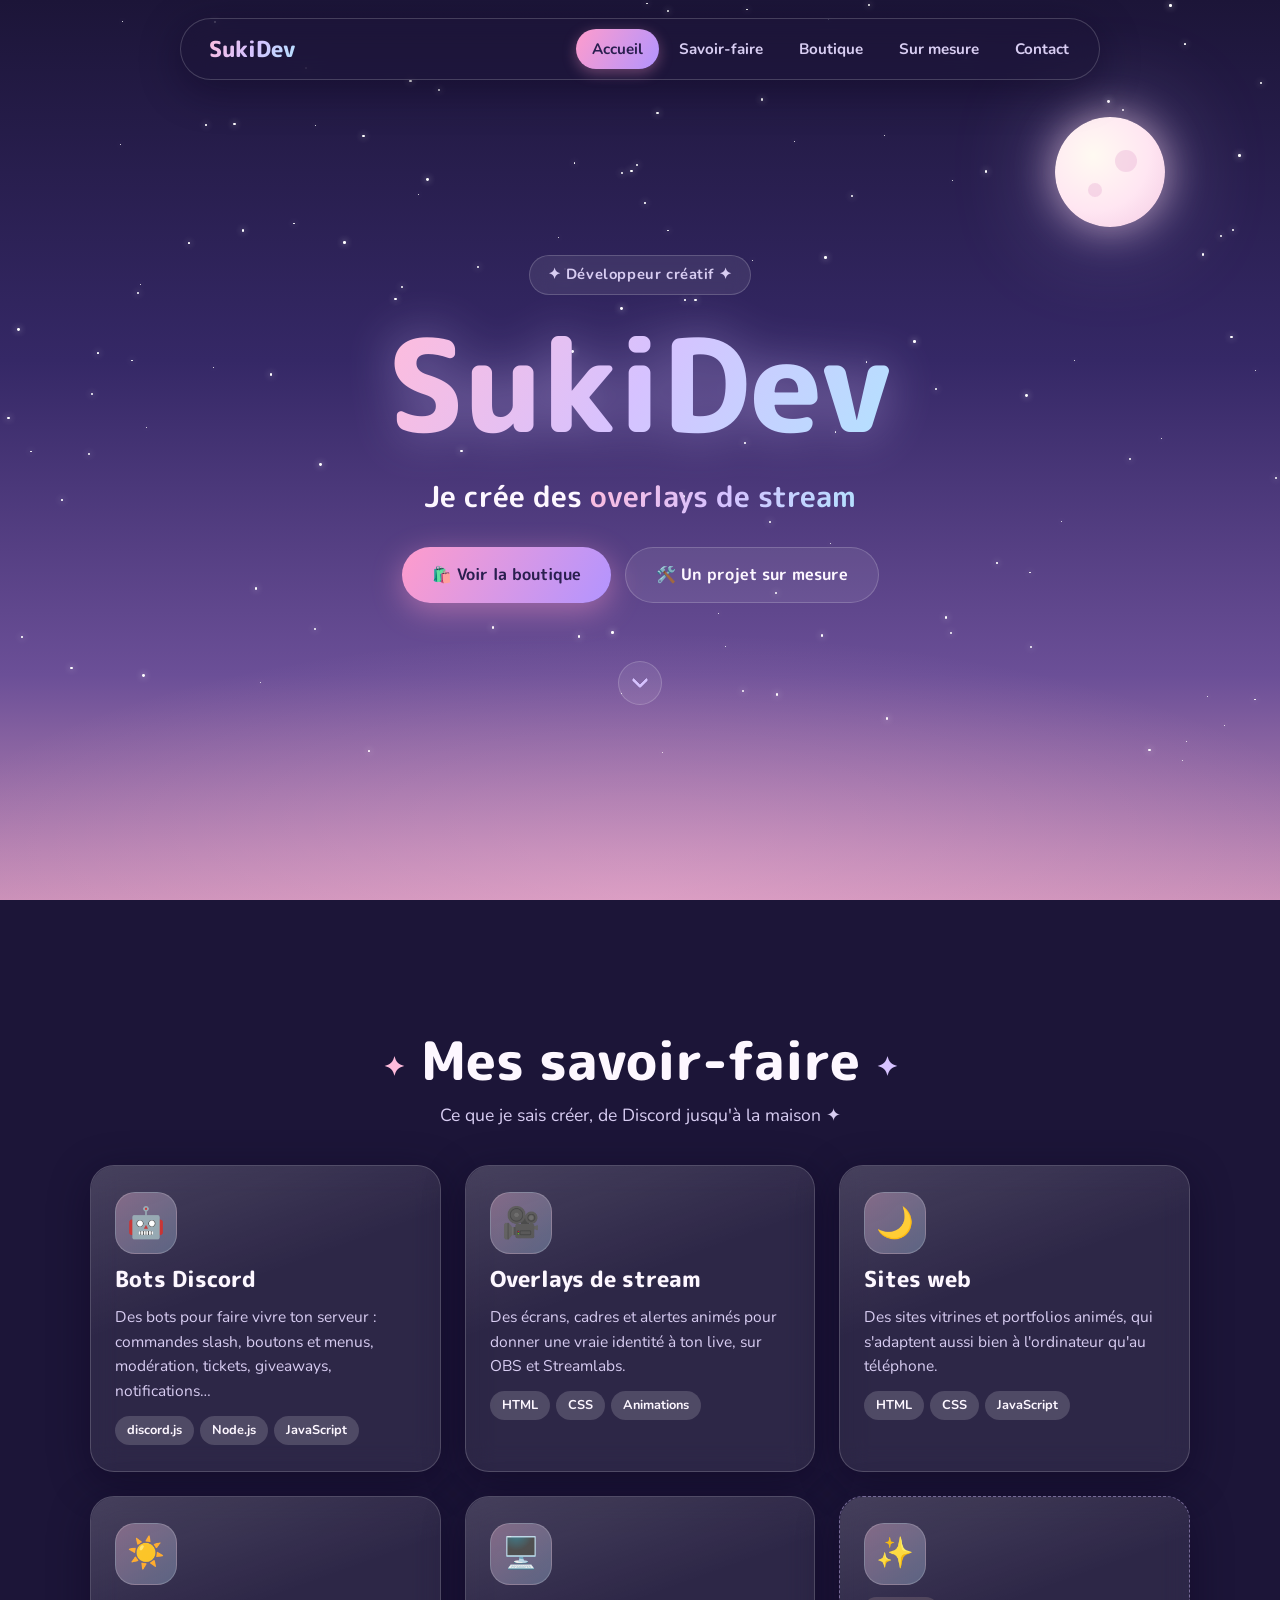
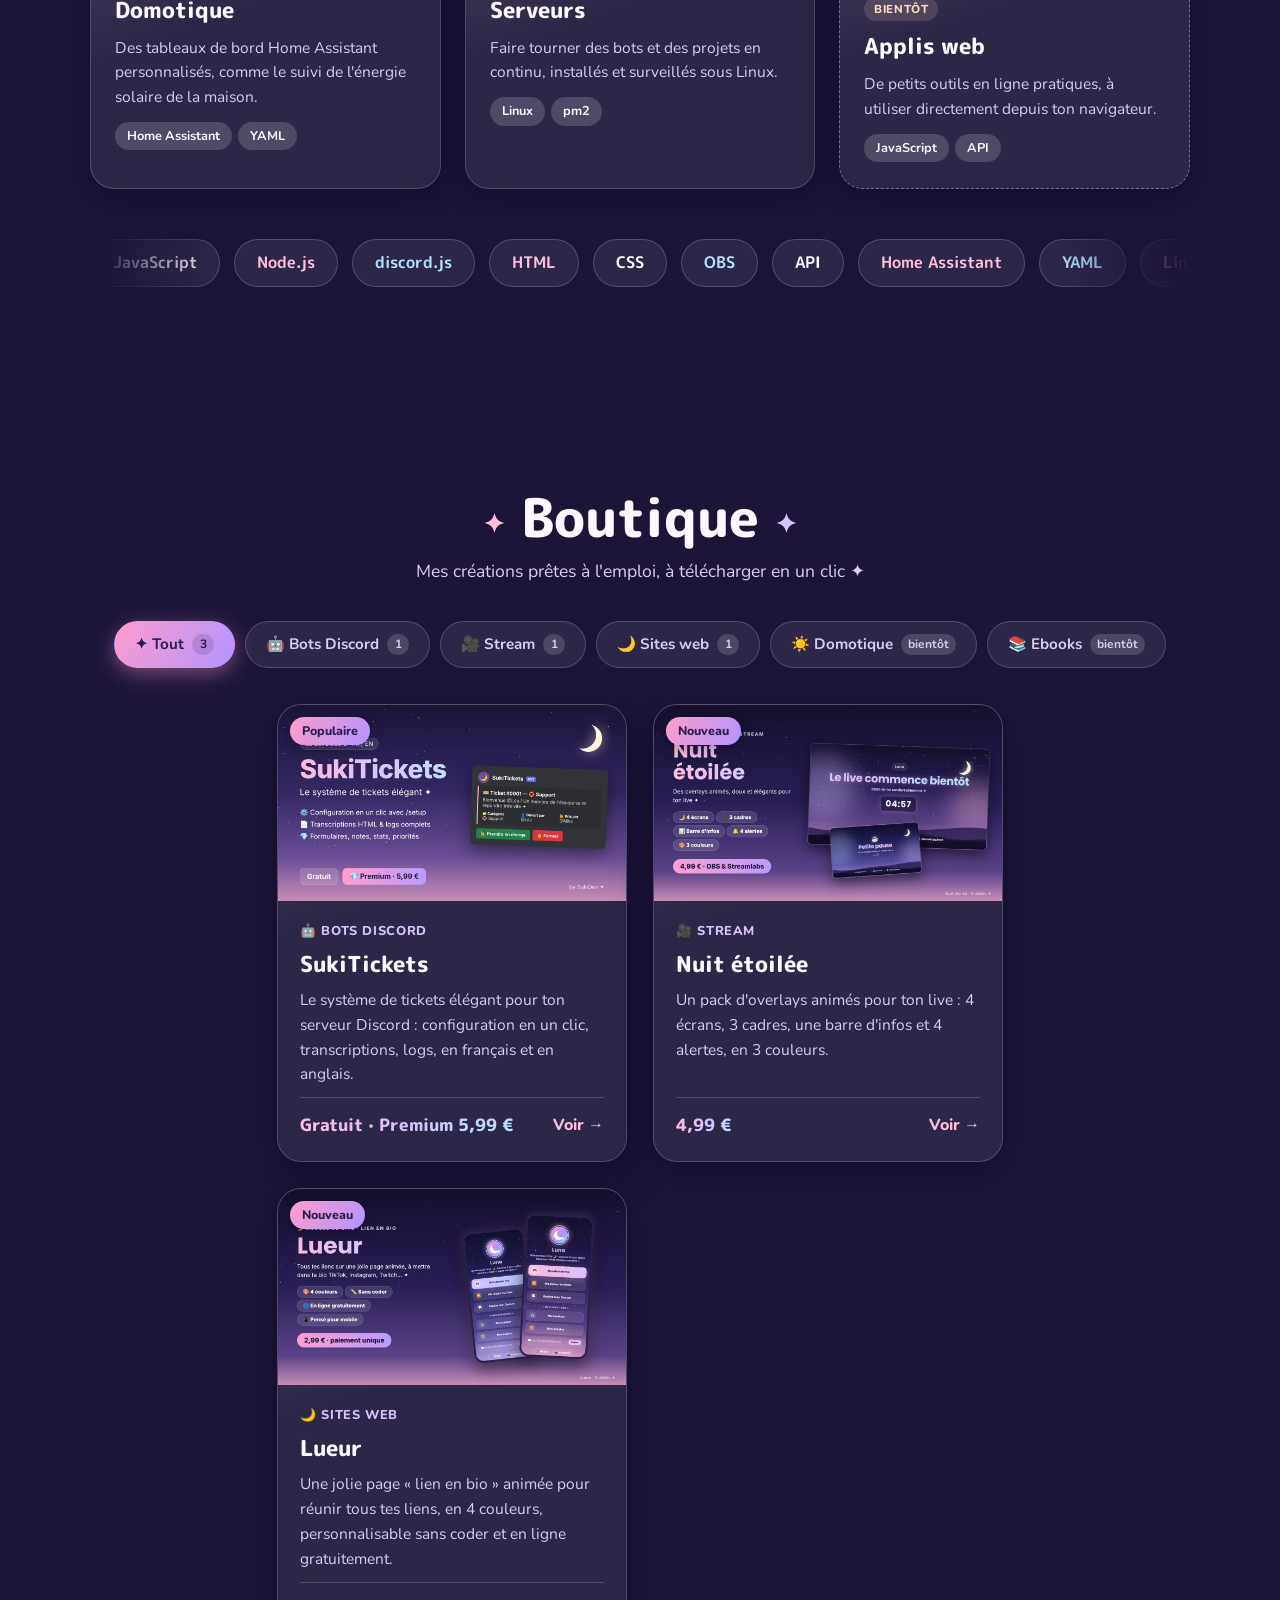
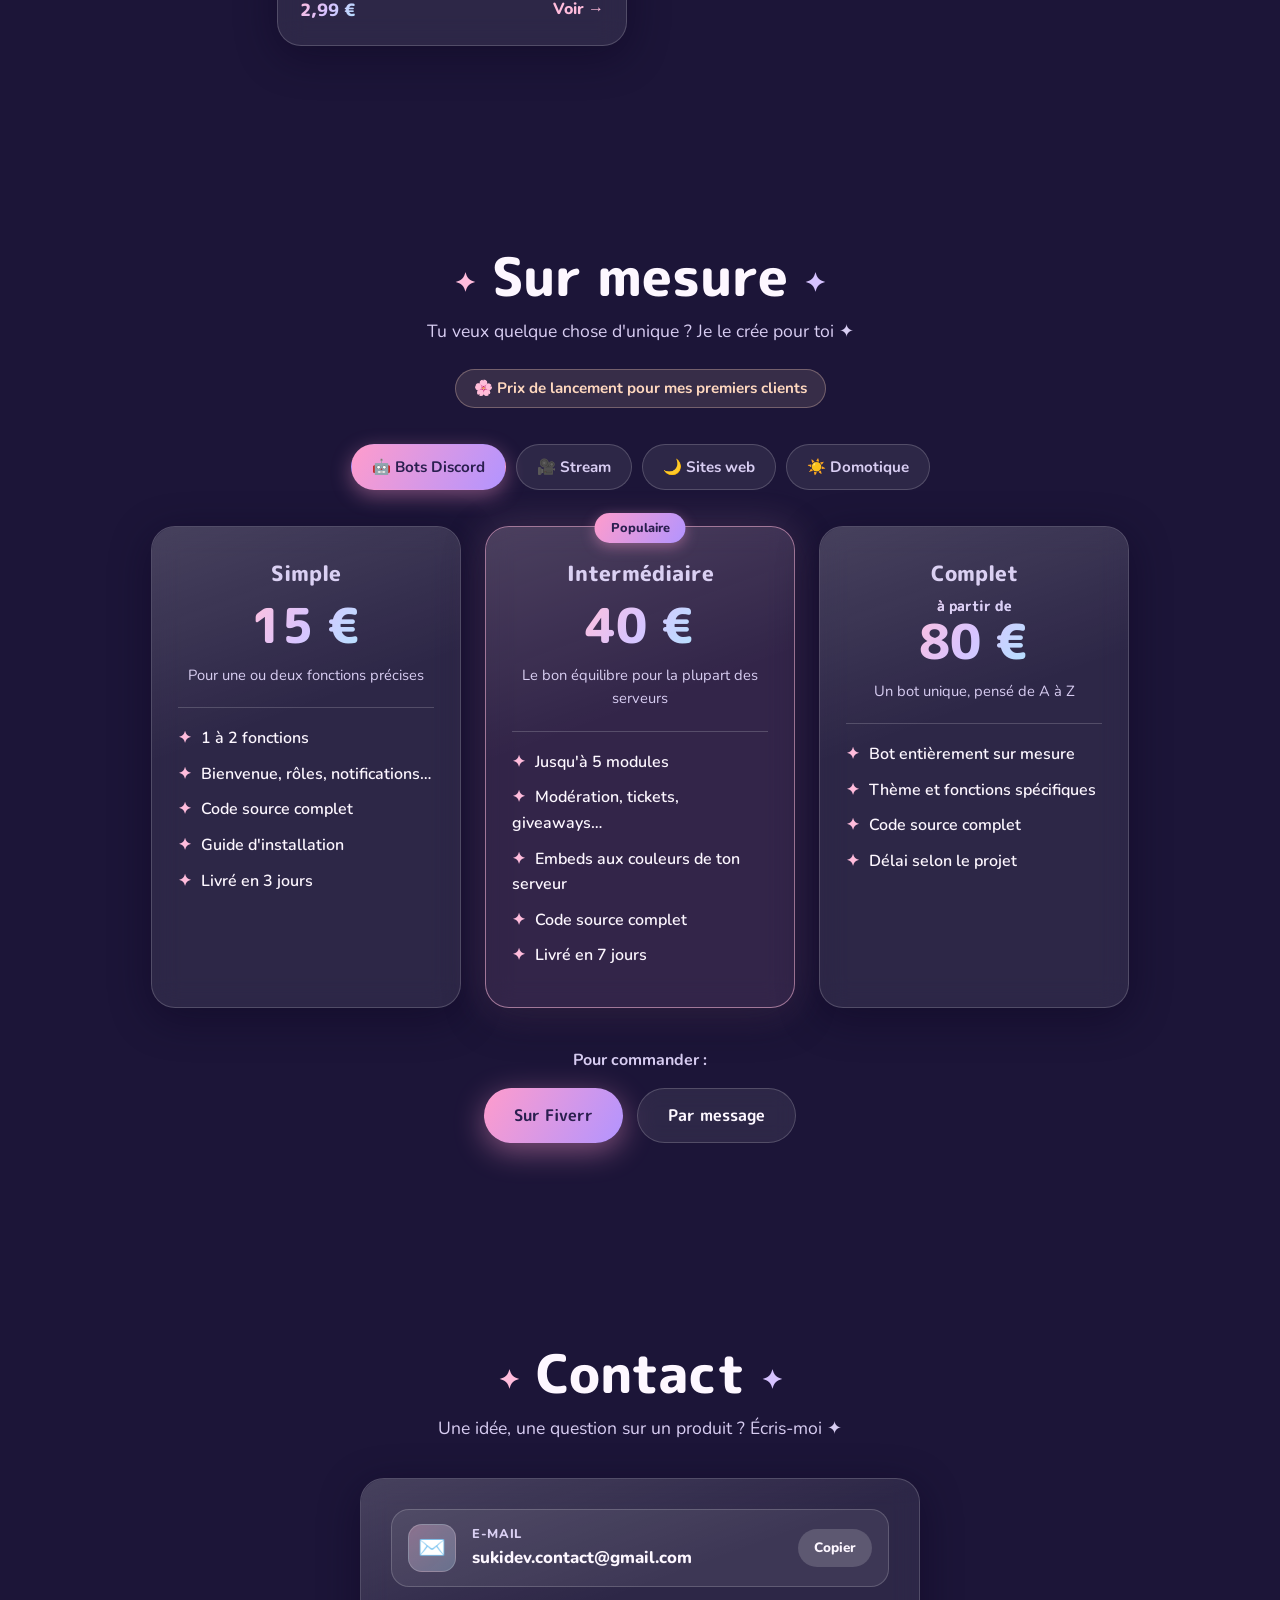
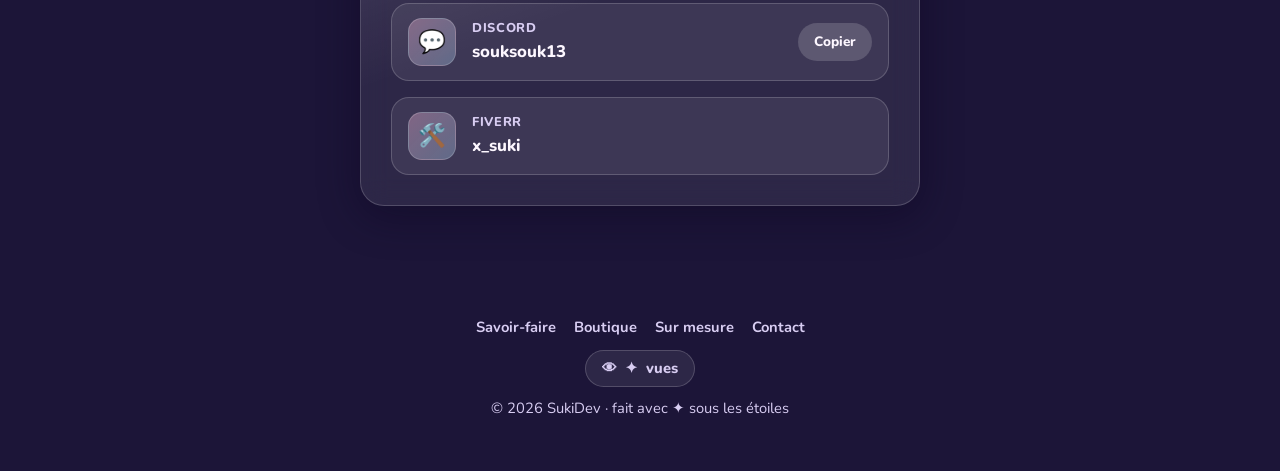
<file: index.html>
<!-- index.html -->
<!DOCTYPE html>
<html lang="fr">
<head>
    <meta charset="UTF-8">
    <meta name="viewport" content="width=device-width, initial-scale=1.0">
    <title>SukiDev — Bots Discord, overlays de stream et sites web</title>
    <meta name="description" content="SukiDev : bots Discord, overlays de stream, sites web et dashboards domotiques. Créations prêtes à l'emploi et projets sur mesure.">
    <meta name="theme-color" content="#1c1538">
    <meta property="og:title" content="SukiDev — Développeur créatif">
    <meta property="og:description" content="Bots Discord, overlays de stream, sites web et dashboards domotiques ✦">
    <meta property="og:type" content="website">

    <link rel="icon" href="assets/images/logo/favicon.svg" type="image/svg+xml">
    <link rel="stylesheet" href="assets/css/style.css">
</head>
<body data-racine="">

    <div class="ciel" aria-hidden="true"></div>
    <div class="lune" aria-hidden="true"></div>

    <!-- ===== MENU ===== -->
    <header class="header">
        <nav class="nav">
            <a href="#accueil" class="nav-logo degrade">SukiDev</a>
            <button class="burger" type="button" aria-label="Ouvrir le menu" aria-expanded="false"><span></span></button>
            <ul class="nav-liens">
                <li><a href="#accueil">Accueil</a></li>
                <li><a href="#savoir-faire">Savoir-faire</a></li>
                <li><a href="#boutique">Boutique</a></li>
                <li><a href="#sur-mesure">Sur mesure</a></li>
                <li><a href="#contact">Contact</a></li>
            </ul>
        </nav>
    </header>

    <main>

        <!-- ===== ACCUEIL ===== -->
        <section id="accueil" class="section hero">
            <p class="pastille">✦ Développeur créatif ✦</p>
            <h1>SukiDev</h1>
            <p class="hero-texte">Je crée des <span id="mot-change" class="mot-change">bots Discord</span></p>
            <div class="boutons">
                <a href="#boutique" class="bouton bouton-plein">🛍️ Voir la boutique</a>
                <a href="#sur-mesure" class="bouton bouton-verre">🛠️ Un projet sur mesure</a>
            </div>
            <a href="#savoir-faire" class="fleche" aria-label="Descendre"><span></span></a>
        </section>

        <!-- ===== SAVOIR-FAIRE ===== -->
        <section id="savoir-faire" class="section">
            <div class="conteneur">
                <h2 class="titre-etoile reveal">Mes savoir-faire</h2>
                <p class="section-intro reveal" style="margin-inline:auto">Ce que je sais créer, de Discord jusqu'à la maison ✦</p>

                <div class="grille">
                    <article class="carte reveal">
                        <div class="carte-icone">🤖</div>
                        <h3>Bots Discord</h3>
                        <p>Des bots pour faire vivre ton serveur : commandes slash, boutons et menus, modération, tickets, giveaways, notifications…</p>
                        <ul class="pastilles"><li>discord.js</li><li>Node.js</li><li>JavaScript</li></ul>
                    </article>

                    <article class="carte reveal">
                        <div class="carte-icone">🎥</div>
                        <h3>Overlays de stream</h3>
                        <p>Des écrans, cadres et alertes animés pour donner une vraie identité à ton live, sur OBS et Streamlabs.</p>
                        <ul class="pastilles"><li>HTML</li><li>CSS</li><li>Animations</li></ul>
                    </article>

                    <article class="carte reveal">
                        <div class="carte-icone">🌙</div>
                        <h3>Sites web</h3>
                        <p>Des sites vitrines et portfolios animés, qui s'adaptent aussi bien à l'ordinateur qu'au téléphone.</p>
                        <ul class="pastilles"><li>HTML</li><li>CSS</li><li>JavaScript</li></ul>
                    </article>

                    <article class="carte reveal">
                        <div class="carte-icone">☀️</div>
                        <h3>Domotique</h3>
                        <p>Des tableaux de bord Home Assistant personnalisés, comme le suivi de l'énergie solaire de la maison.</p>
                        <ul class="pastilles"><li>Home Assistant</li><li>YAML</li></ul>
                    </article>

                    <article class="carte reveal">
                        <div class="carte-icone">🖥️</div>
                        <h3>Serveurs</h3>
                        <p>Faire tourner des bots et des projets en continu, installés et surveillés sous Linux.</p>
                        <ul class="pastilles"><li>Linux</li><li>pm2</li></ul>
                    </article>

                    <article class="carte carte-bientot reveal">
                        <div class="carte-icone">✨</div>
                        <span class="etiquette">Bientôt</span>
                        <h3>Applis web</h3>
                        <p>De petits outils en ligne pratiques, à utiliser directement depuis ton navigateur.</p>
                        <ul class="pastilles"><li>JavaScript</li><li>API</li></ul>
                    </article>
                </div>

                <!-- Bandeau des technos (la 2e série permet de boucler sans coupure) -->
                <div class="defilement reveal" aria-label="Technologies que j'utilise">
                    <div class="defilement-piste">
                        <span>JavaScript</span><span>Node.js</span><span>discord.js</span><span>HTML</span><span>CSS</span><span>OBS</span>
                        <span>API</span><span>Home Assistant</span><span>YAML</span><span>Linux</span><span>pm2</span><span>Git</span>
                        <span aria-hidden="true">JavaScript</span><span aria-hidden="true">Node.js</span><span aria-hidden="true">discord.js</span><span aria-hidden="true">HTML</span><span aria-hidden="true">CSS</span><span aria-hidden="true">OBS</span>
                        <span aria-hidden="true">API</span><span aria-hidden="true">Home Assistant</span><span aria-hidden="true">YAML</span><span aria-hidden="true">Linux</span><span aria-hidden="true">pm2</span><span aria-hidden="true">Git</span>
                    </div>
                </div>
            </div>
        </section>

        <!-- ===== BOUTIQUE (remplie par assets/js/produits.js) ===== -->
        <section id="boutique" class="section">
            <div class="conteneur">
                <h2 class="titre-etoile reveal">Boutique</h2>
                <p class="section-intro reveal" style="margin-inline:auto">Mes créations prêtes à l'emploi, à télécharger en un clic ✦</p>

                <div class="filtres reveal" id="filtres-boutique" aria-label="Catégories"></div>
                <div class="grille-produits" id="grille-produits"></div>
            </div>
        </section>

        <!-- ===== SUR MESURE ===== -->
        <section id="sur-mesure" class="section">
            <div class="conteneur" style="display:flex;flex-direction:column;align-items:center">
                <h2 class="titre-etoile reveal">Sur mesure</h2>
                <p class="section-intro reveal">Tu veux quelque chose d'unique ? Je le crée pour toi ✦</p>
                <p class="note-douce reveal">🌸 Prix de lancement pour mes premiers clients</p>

                <div class="filtres reveal" role="tablist">
                    <button class="filtre onglet actif" data-onglet="bots" role="tab" aria-selected="true">🤖 Bots Discord</button>
                    <button class="filtre onglet" data-onglet="stream" role="tab" aria-selected="false">🎥 Stream</button>
                    <button class="filtre onglet" data-onglet="sites" role="tab" aria-selected="false">🌙 Sites web</button>
                    <button class="filtre onglet" data-onglet="domotique" role="tab" aria-selected="false">☀️ Domotique</button>
                </div>

                <!-- Bots Discord -->
                <div class="panneau grille-prix" data-panneau="bots" role="tabpanel">
                    <article class="carte carte-prix reveal">
                        <h3>Simple</h3>
                        <p class="prix">15 €</p>
                        <p class="prix-detail">Pour une ou deux fonctions précises</p>
                        <ul class="prix-liste">
                            <li>1 à 2 fonctions</li>
                            <li>Bienvenue, rôles, notifications…</li>
                            <li>Code source complet</li>
                            <li>Guide d'installation</li>
                            <li>Livré en 3 jours</li>
                        </ul>
                    </article>
                    <article class="carte carte-prix populaire reveal">
                        <span class="badge-populaire">Populaire</span>
                        <h3>Intermédiaire</h3>
                        <p class="prix">40 €</p>
                        <p class="prix-detail">Le bon équilibre pour la plupart des serveurs</p>
                        <ul class="prix-liste">
                            <li>Jusqu'à 5 modules</li>
                            <li>Modération, tickets, giveaways…</li>
                            <li>Embeds aux couleurs de ton serveur</li>
                            <li>Code source complet</li>
                            <li>Livré en 7 jours</li>
                        </ul>
                    </article>
                    <article class="carte carte-prix reveal">
                        <h3>Complet</h3>
                        <p class="prix"><span class="prix-apartir">à partir de</span>80 €</p>
                        <p class="prix-detail">Un bot unique, pensé de A à Z</p>
                        <ul class="prix-liste">
                            <li>Bot entièrement sur mesure</li>
                            <li>Thème et fonctions spécifiques</li>
                            <li>Code source complet</li>
                            <li>Délai selon le projet</li>
                        </ul>
                    </article>
                </div>

                <!-- Stream -->
                <div class="panneau grille-prix" data-panneau="stream" role="tabpanel" hidden>
                    <article class="carte carte-prix reveal">
                        <h3>Pack d'overlays perso</h3>
                        <p class="prix prix-petit">Sur devis</p>
                        <p class="prix-detail">Un pack unique à tes couleurs et à ton univers</p>
                        <ul class="prix-liste">
                            <li>Écrans, cadres, barre d'infos</li>
                            <li>Alertes animées</li>
                            <li>Ton pseudo et tes réseaux intégrés</li>
                            <li>Installation expliquée pas à pas</li>
                        </ul>
                    </article>
                </div>

                <!-- Sites web -->
                <div class="panneau grille-prix" data-panneau="sites" role="tabpanel" hidden>
                    <article class="carte carte-prix reveal">
                        <h3>Page unique</h3>
                        <p class="prix prix-petit">Sur devis</p>
                        <p class="prix-detail">Une belle page pour te présenter</p>
                        <ul class="prix-liste">
                            <li>Portfolio ou carte de visite en ligne</li>
                            <li>Design animé à ton image</li>
                            <li>Adapté au téléphone</li>
                            <li>Aide à la mise en ligne</li>
                        </ul>
                    </article>
                    <article class="carte carte-prix populaire reveal">
                        <span class="badge-populaire">Populaire</span>
                        <h3>Site vitrine</h3>
                        <p class="prix prix-petit">Sur devis</p>
                        <p class="prix-detail">Plusieurs sections pour tout présenter</p>
                        <ul class="prix-liste">
                            <li>Accueil, services, galerie, contact…</li>
                            <li>Animations et effets soignés</li>
                            <li>Adapté au téléphone</li>
                            <li>Aide à la mise en ligne</li>
                        </ul>
                    </article>
                </div>

                <!-- Domotique -->
                <div class="panneau grille-prix" data-panneau="domotique" role="tabpanel" hidden>
                    <article class="carte carte-prix reveal">
                        <h3>Dashboard Home Assistant</h3>
                        <p class="prix prix-petit">Sur devis</p>
                        <p class="prix-detail">Un tableau de bord clair et joli pour ta maison</p>
                        <ul class="prix-liste">
                            <li>Mise en page sur mesure</li>
                            <li>Énergie, météo, appareils…</li>
                            <li>Cartes personnalisées</li>
                            <li>Configuration prête à coller</li>
                        </ul>
                    </article>
                </div>

                <div class="commander reveal">
                    <p>Pour commander :</p>
                    <div class="boutons">
                        <a href="https://www.fiverr.com/x_suki" class="bouton bouton-plein" target="_blank" rel="noopener">Sur Fiverr</a>
                        <a href="#contact" class="bouton bouton-verre">Par message</a>
                    </div>
                </div>
            </div>
        </section>

        <!-- ===== CONTACT ===== -->
        <section id="contact" class="section">
            <h2 class="titre-etoile reveal">Contact</h2>
            <p class="section-intro reveal">Une idée, une question sur un produit ? Écris-moi ✦</p>

            <div class="carte carte-contact reveal">
                <div class="contact-ligne">
                    <div class="carte-icone">✉️</div>
                    <div class="contact-infos">
                        <span class="contact-label">E-mail</span>
                        <a href="mailto:sukidev.contact@gmail.com" class="contact-valeur">sukidev.contact@gmail.com</a>
                    </div>
                    <button class="bouton-copier" type="button" data-copier="sukidev.contact@gmail.com">Copier<span class="bulle-copie" aria-hidden="true">Copié ! ✦</span></button>
                </div>
                <div class="contact-ligne">
                    <div class="carte-icone">💬</div>
                    <div class="contact-infos">
                        <span class="contact-label">Discord</span>
                        <span class="contact-valeur">souksouk13</span>
                    </div>
                    <button class="bouton-copier" type="button" data-copier="souksouk13">Copier<span class="bulle-copie" aria-hidden="true">Copié ! ✦</span></button>
                </div>
                <div class="contact-ligne">
                    <div class="carte-icone">🛠️</div>
                    <div class="contact-infos">
                        <span class="contact-label">Fiverr</span>
                        <a href="https://www.fiverr.com/x_suki" class="contact-valeur" target="_blank" rel="noopener">x_suki</a>
                    </div>
                </div>
                <p class="sr-only" aria-live="polite" id="annonce-copie"></p>
            </div>
        </section>

    </main>

    <!-- ===== PIED DE PAGE ===== -->
    <footer class="footer">
        <nav class="footer-liens">
            <a href="#savoir-faire">Savoir-faire</a>
            <a href="#boutique">Boutique</a>
            <a href="#sur-mesure">Sur mesure</a>
            <a href="#contact">Contact</a>
        </nav>
        <p class="compteur-vues" title="Nombre de visites du site"><span aria-hidden="true">👁</span><span id="nombre-vues">✦</span> vues</p>
        <p>© 2026 SukiDev · fait avec ✦ sous les étoiles</p>
    </footer>

    <a href="#accueil" class="remonter" aria-label="Remonter en haut de la page"><span></span></a>

    <script src="assets/js/produits.js"></script>
    <script src="assets/js/main.js"></script>
</body>
</html>
</file>
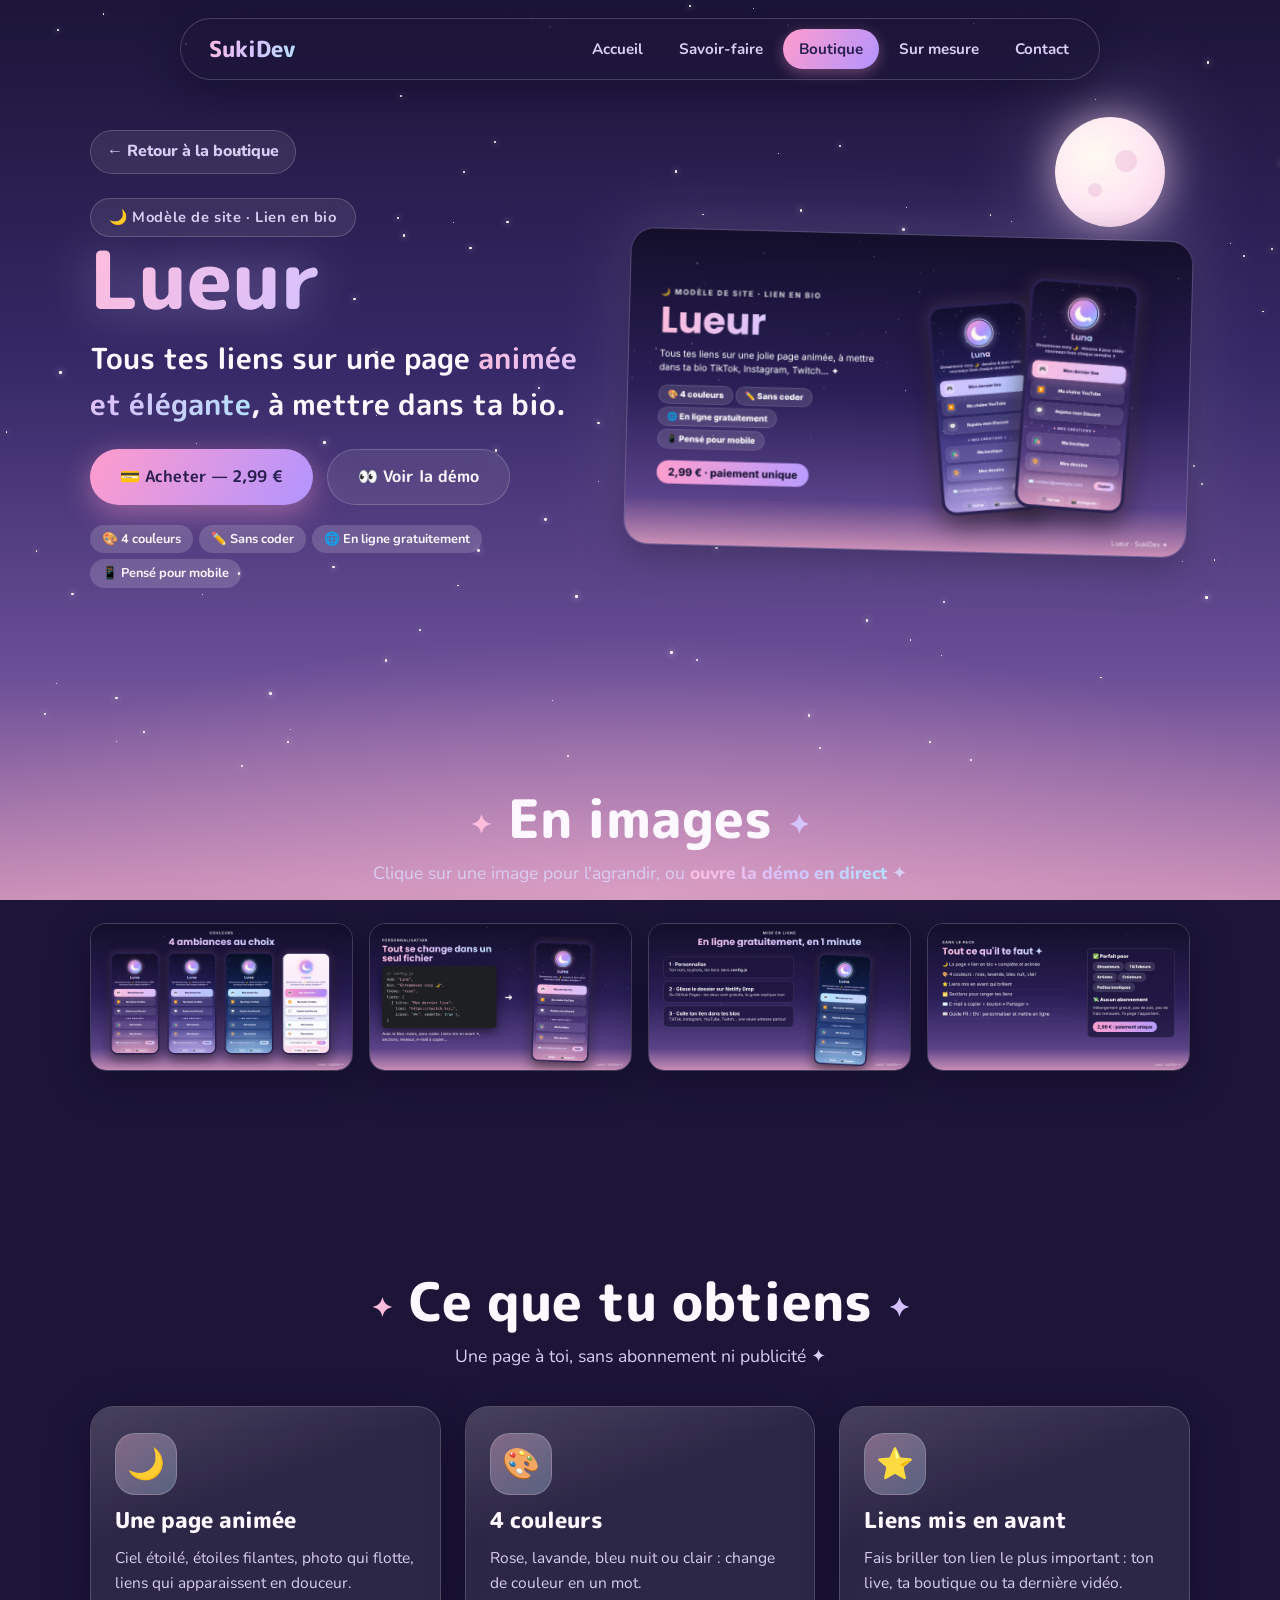
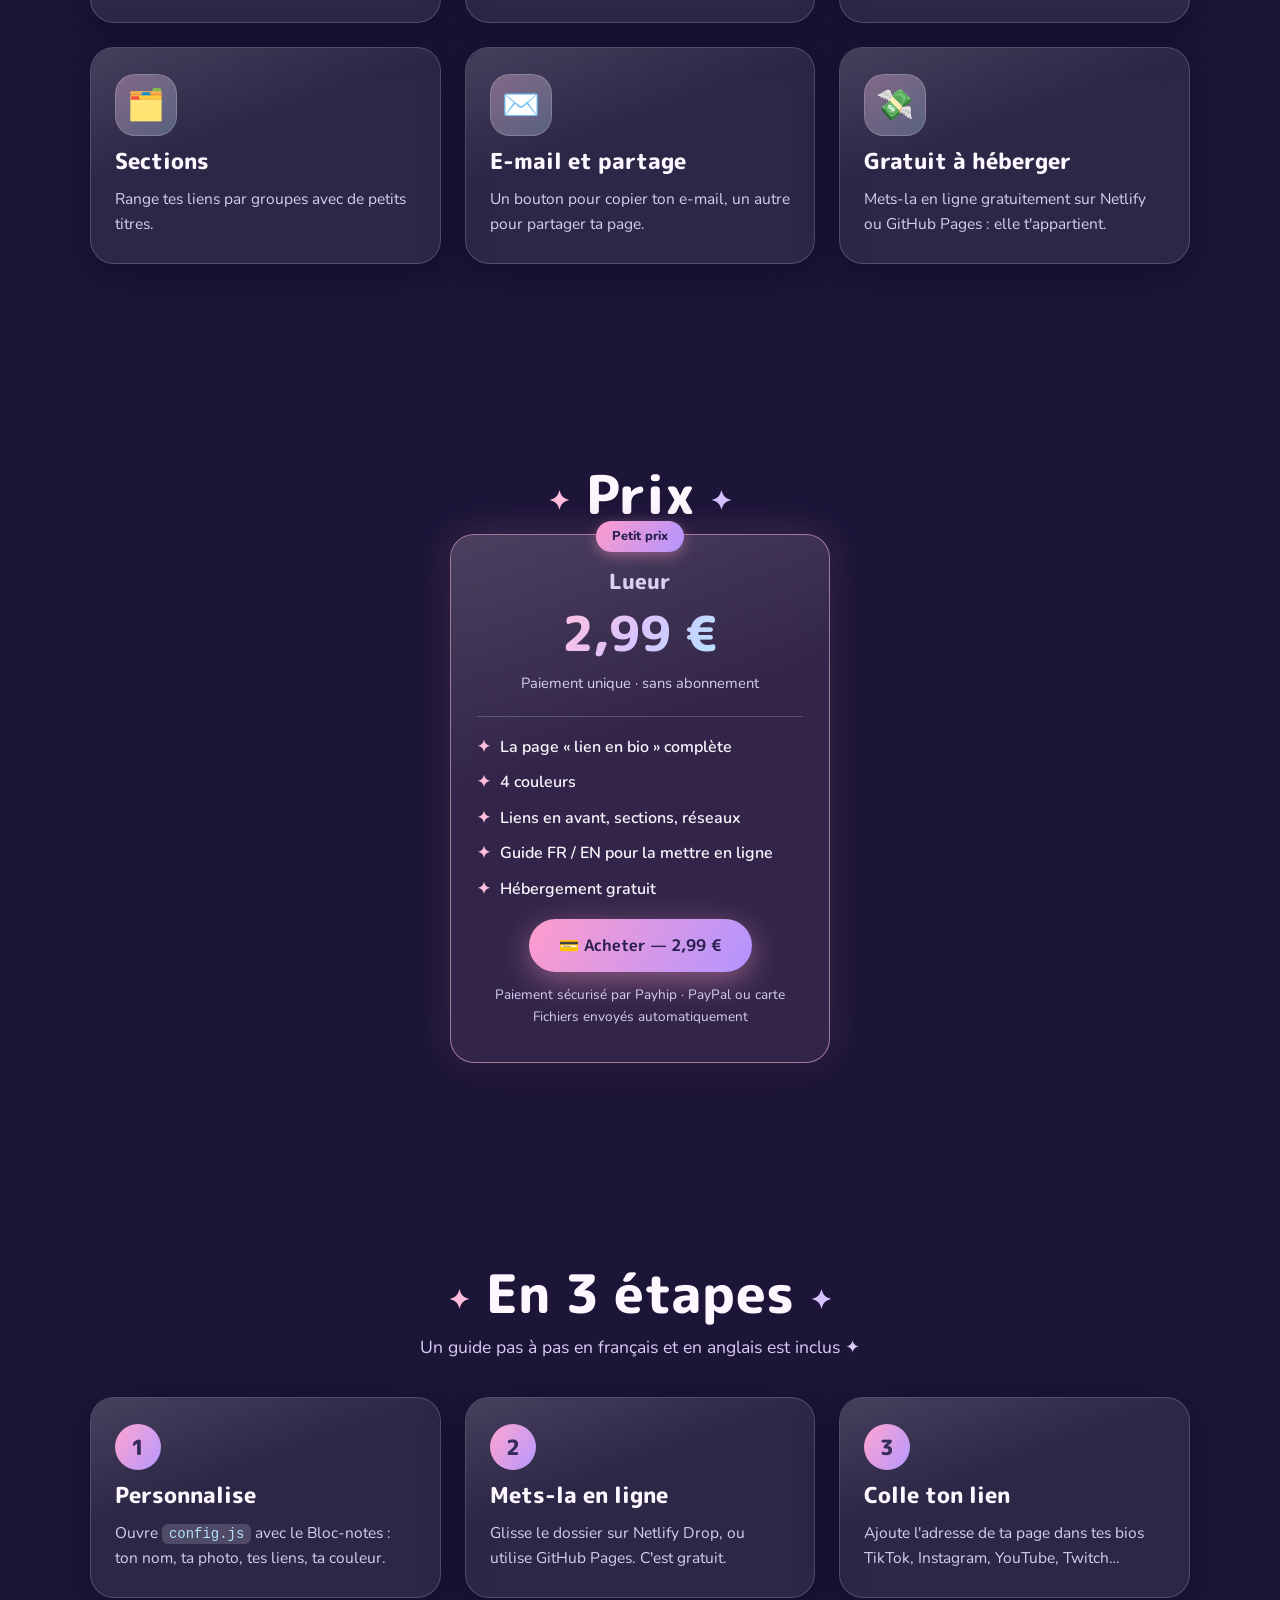
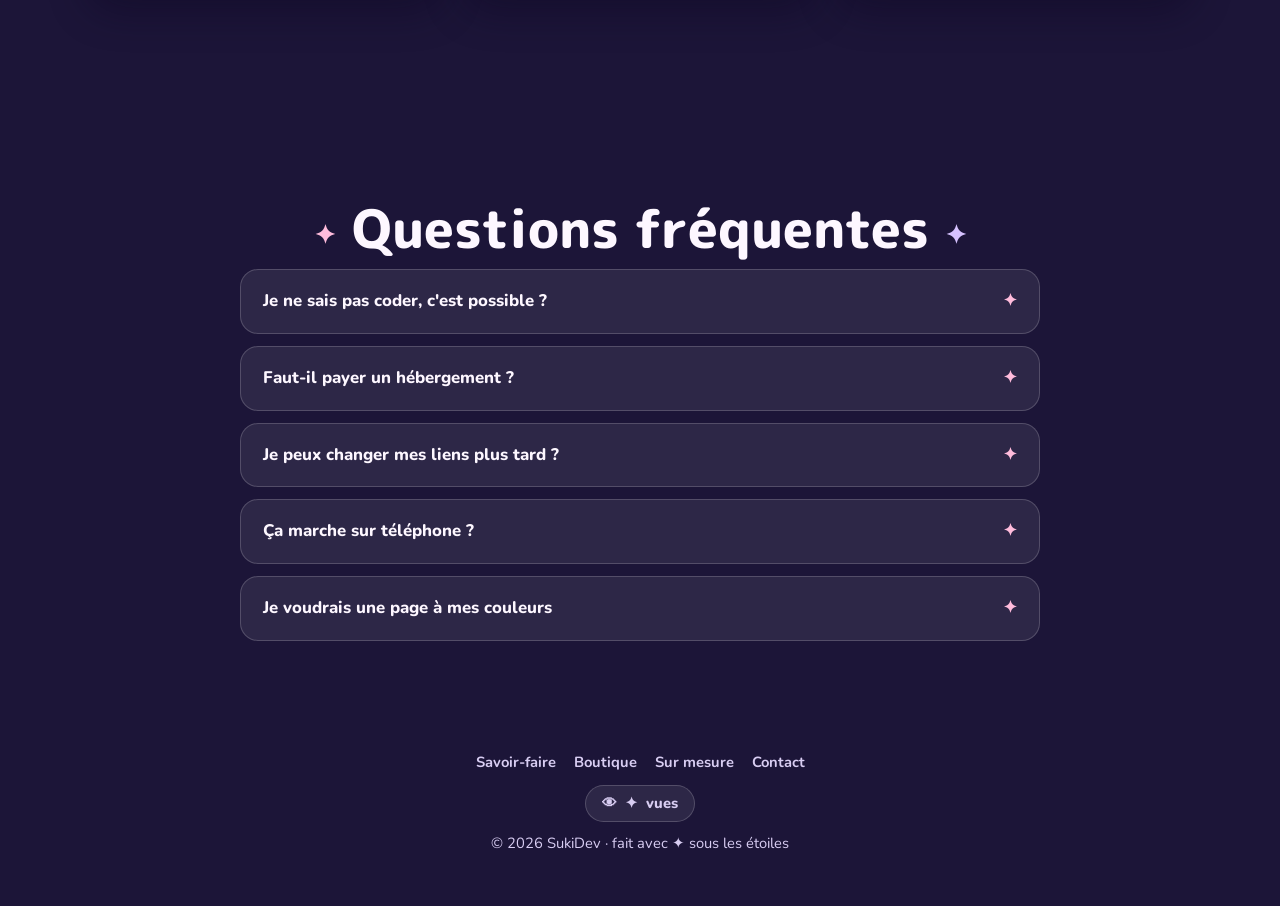
<file: produits/lueur.html>
<!-- produits/lueur.html -->
<!DOCTYPE html>
<html lang="fr">
<head>
    <meta charset="UTF-8">
    <meta name="viewport" content="width=device-width, initial-scale=1.0">
    <title>Lueur — Modèle de page « lien en bio » · SukiDev</title>
    <meta name="description" content="Lueur : une jolie page « lien en bio » animée, personnalisable sans coder et en ligne gratuitement. 2,99 €.">
    <meta name="theme-color" content="#1c1538">
    <meta property="og:title" content="Lueur — Modèle de page « lien en bio » · SukiDev">
    <meta property="og:description" content="Tous tes liens sur une page animée, en 4 couleurs, sans abonnement · 2,99 € ✦">
    <meta property="og:type" content="product">

    <link rel="icon" href="../assets/images/logo/favicon.svg" type="image/svg+xml">
    <link rel="stylesheet" href="../assets/css/style.css">

    <!-- Bouton de paiement Payhip (la fenêtre de paiement s'ouvre sur la page) -->
    <script src="https://payhip.com/payhip.js"></script>
</head>
<body data-racine="../">

    <div class="ciel" aria-hidden="true"></div>
    <div class="lune" aria-hidden="true"></div>

    <!-- ===== MENU ===== -->
    <header class="header">
        <nav class="nav">
            <a href="../index.html" class="nav-logo degrade">SukiDev</a>
            <button class="burger" type="button" aria-label="Ouvrir le menu" aria-expanded="false"><span></span></button>
            <ul class="nav-liens">
                <li><a href="../index.html">Accueil</a></li>
                <li><a href="../index.html#savoir-faire">Savoir-faire</a></li>
                <li><a href="../index.html#boutique" class="actif">Boutique</a></li>
                <li><a href="../index.html#sur-mesure">Sur mesure</a></li>
                <li><a href="../index.html#contact">Contact</a></li>
            </ul>
        </nav>
    </header>

    <main>


        <!-- ===== PRÉSENTATION ===== -->
        <section id="haut" class="section">
            <div class="conteneur" style="display:flex;flex-direction:column">
                <a href="../index.html#boutique" class="retour">← Retour à la boutique</a>
                <div class="produit-hero">
                    <div>
                        <p class="pastille">🌙 Modèle de site · Lien en bio</p>
                        <h1>Lueur</h1>
                        <p class="hero-texte">Tous tes liens sur une page <span class="degrade">animée et élégante</span>, à mettre dans ta bio.</p>
                        <div class="boutons">
                            <a href="https://payhip.com/b/qbWlm" class="payhip-buy-button bouton bouton-plein" data-theme="none" data-product="qbWlm">💳 Acheter — 2,99 €</a>
                            <a href="../demos/lueur/index.html" class="bouton bouton-verre" target="_blank" rel="noopener">👀 Voir la démo</a>
                        </div>
                        <ul class="pastilles">
                            <li>🎨 4 couleurs</li><li>✏️ Sans coder</li><li>🌐 En ligne gratuitement</li><li>📱 Pensé pour mobile</li>
                        </ul>
                    </div>
                    <div class="produit-couverture">
                        <img src="../assets/images/produits/lueur/couverture.webp" alt="Aperçu de la page Lueur">
                    </div>
                </div>
            </div>
        </section>

        <!-- ===== EN IMAGES (clic = agrandir) ===== -->
        <section id="images" class="section">
            <div class="conteneur">
                <h2 class="titre-etoile reveal">En images</h2>
                <p class="section-intro reveal" style="margin-inline:auto">Clique sur une image pour l'agrandir, ou <a href="../demos/lueur/index.html" target="_blank" rel="noopener" class="degrade" style="font-weight:800">ouvre la démo en direct</a> ✦</p>
                <div class="galerie">
                    <button type="button"><img src="../assets/images/produits/lueur/couleurs.webp" alt="Les 4 couleurs" loading="lazy"></button>
                    <button type="button"><img src="../assets/images/produits/lueur/personnalisation.webp" alt="Personnalisation avec config.js" loading="lazy"></button>
                    <button type="button"><img src="../assets/images/produits/lueur/en-ligne.webp" alt="Mise en ligne gratuite" loading="lazy"></button>
                    <button type="button"><img src="../assets/images/produits/lueur/contenu.webp" alt="Contenu du pack" loading="lazy"></button>
                </div>
            </div>
        </section>

        <section id="contenu" class="section">
            <div class="conteneur">
                <h2 class="titre-etoile reveal">Ce que tu obtiens</h2>
                <p class="section-intro reveal" style="margin-inline:auto">Une page à toi, sans abonnement ni publicité ✦</p>
                <div class="grille">
                    <article class="carte reveal">
                        <div class="carte-icone">🌙</div>
                        <h3>Une page animée</h3>
                        <p>Ciel étoilé, étoiles filantes, photo qui flotte, liens qui apparaissent en douceur.</p>
                    </article>
                    <article class="carte reveal">
                        <div class="carte-icone">🎨</div>
                        <h3>4 couleurs</h3>
                        <p>Rose, lavande, bleu nuit ou clair : change de couleur en un mot.</p>
                    </article>
                    <article class="carte reveal">
                        <div class="carte-icone">⭐</div>
                        <h3>Liens mis en avant</h3>
                        <p>Fais briller ton lien le plus important : ton live, ta boutique ou ta dernière vidéo.</p>
                    </article>
                    <article class="carte reveal">
                        <div class="carte-icone">🗂️</div>
                        <h3>Sections</h3>
                        <p>Range tes liens par groupes avec de petits titres.</p>
                    </article>
                    <article class="carte reveal">
                        <div class="carte-icone">✉️</div>
                        <h3>E-mail et partage</h3>
                        <p>Un bouton pour copier ton e-mail, un autre pour partager ta page.</p>
                    </article>
                    <article class="carte reveal">
                        <div class="carte-icone">💸</div>
                        <h3>Gratuit à héberger</h3>
                        <p>Mets-la en ligne gratuitement sur Netlify ou GitHub Pages : elle t'appartient.</p>
                    </article>
                </div>
            </div>
        </section>

        <!-- ===== TARIF ===== -->
        <section id="tarifs" class="section">
            <div class="conteneur">
                <h2 class="titre-etoile reveal">Prix</h2>
                <div class="grille-tarifs">
                    <article class="carte carte-prix populaire reveal">
                        <span class="badge-populaire">Petit prix</span>
                        <h3>Lueur</h3>
                        <p class="prix">2,99 €</p>
                        <p class="prix-detail">Paiement unique · sans abonnement</p>
                        <ul class="prix-liste">
                            <li>La page « lien en bio » complète</li>
                            <li>4 couleurs</li>
                            <li>Liens en avant, sections, réseaux</li>
                            <li>Guide FR / EN pour la mettre en ligne</li>
                            <li>Hébergement gratuit</li>
                        </ul>
                        <a href="https://payhip.com/b/qbWlm" class="payhip-buy-button bouton bouton-plein" data-theme="none" data-product="qbWlm">💳 Acheter — 2,99 €</a>
                        <p class="note-paiement">Paiement sécurisé par Payhip · PayPal ou carte<br>Fichiers envoyés automatiquement</p>
                    </article>
                </div>
            </div>
        </section>

        <section id="installation" class="section">
            <div class="conteneur">
                <h2 class="titre-etoile reveal">En 3 étapes</h2>
                <p class="section-intro reveal" style="margin-inline:auto">Un guide pas à pas en français et en anglais est inclus ✦</p>
                <div class="grille">
                    <article class="carte reveal">
                        <div class="numero-etape">1</div>
                        <h3>Personnalise</h3>
                        <p>Ouvre <code>config.js</code> avec le Bloc-notes : ton nom, ta photo, tes liens, ta couleur.</p>
                    </article>
                    <article class="carte reveal">
                        <div class="numero-etape">2</div>
                        <h3>Mets-la en ligne</h3>
                        <p>Glisse le dossier sur Netlify Drop, ou utilise GitHub Pages. C'est gratuit.</p>
                    </article>
                    <article class="carte reveal">
                        <div class="numero-etape">3</div>
                        <h3>Colle ton lien</h3>
                        <p>Ajoute l'adresse de ta page dans tes bios TikTok, Instagram, YouTube, Twitch…</p>
                    </article>
                </div>
            </div>
        </section>

        <!-- ===== QUESTIONS FRÉQUENTES ===== -->
        <section id="faq" class="section">
            <h2 class="titre-etoile reveal">Questions fréquentes</h2>
            <div class="faq reveal">
                <details>
                    <summary>Je ne sais pas coder, c'est possible ?</summary>
                    <p>Oui ! Tout se change dans un seul fichier avec le Bloc-notes : il suffit de remplacer les textes entre guillemets. Le guide explique chaque étape.</p>
                </details>
                <details>
                    <summary>Faut-il payer un hébergement ?</summary>
                    <p>Non. Netlify et GitHub Pages hébergent ta page gratuitement, sans publicité. Le guide te montre comment faire.</p>
                </details>
                <details>
                    <summary>Je peux changer mes liens plus tard ?</summary>
                    <p>Oui, autant que tu veux : tu modifies <code>config.js</code> et tu remets le dossier en ligne. L'adresse de ta page ne change pas.</p>
                </details>
                <details>
                    <summary>Ça marche sur téléphone ?</summary>
                    <p>Oui, la page est pensée d'abord pour le téléphone, puisque c'est là que tes abonnés cliqueront.</p>
                </details>
                <details>
                    <summary>Je voudrais une page à mes couleurs</summary>
                    <p>C'est possible en sur mesure : écris-moi sur Discord (<b>souksouk13</b>) ou par e-mail (<b>sukidev.contact@gmail.com</b>) ✦</p>
                </details>
            </div>
        </section>

    </main>

    <!-- ===== PIED DE PAGE ===== -->
    <footer class="footer">
        <nav class="footer-liens">
            <a href="../index.html#savoir-faire">Savoir-faire</a>
            <a href="../index.html#boutique">Boutique</a>
            <a href="../index.html#sur-mesure">Sur mesure</a>
            <a href="../index.html#contact">Contact</a>
        </nav>
        <p class="compteur-vues" title="Nombre de visites du site"><span aria-hidden="true">👁</span><span id="nombre-vues">✦</span> vues</p>
        <p>© 2026 SukiDev · fait avec ✦ sous les étoiles</p>
    </footer>

    <a href="#haut" class="remonter" aria-label="Remonter en haut de la page"><span></span></a>

    <script src="../assets/js/main.js"></script>

</body>
</html>
</file>
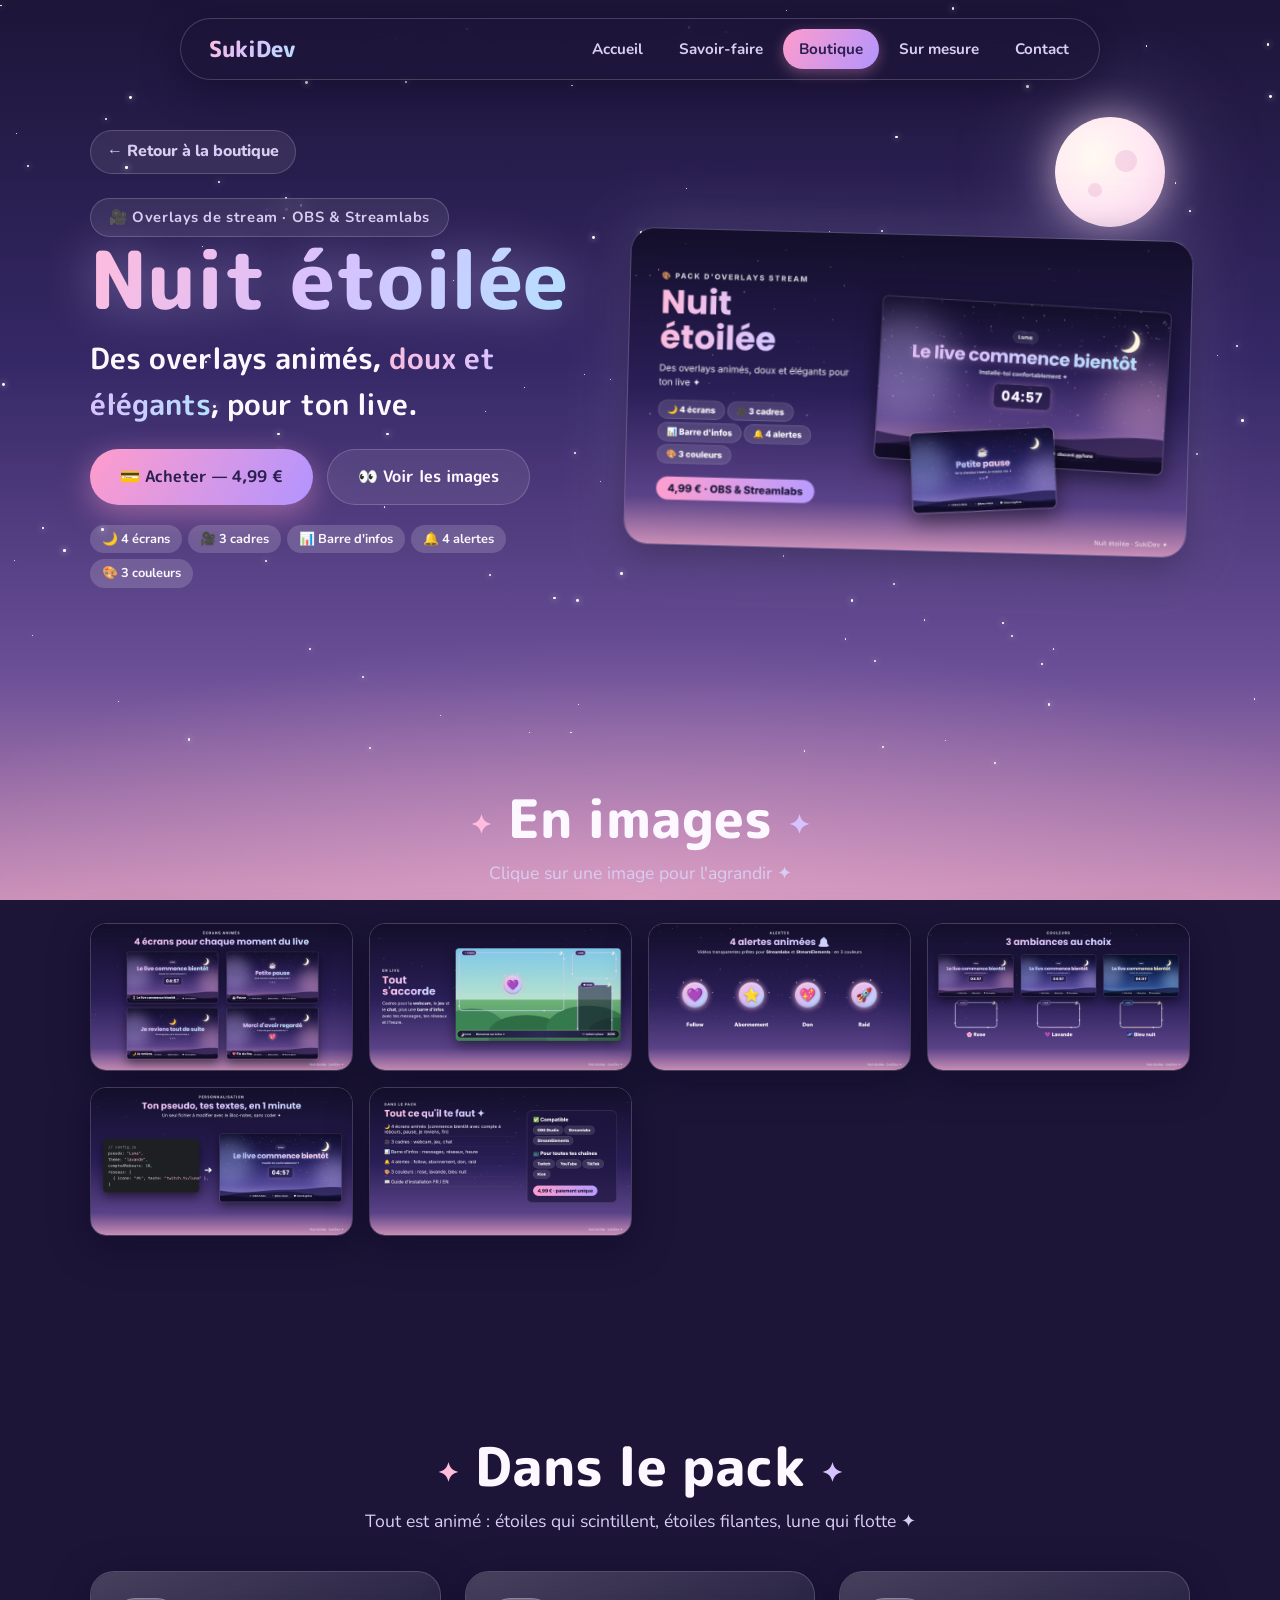
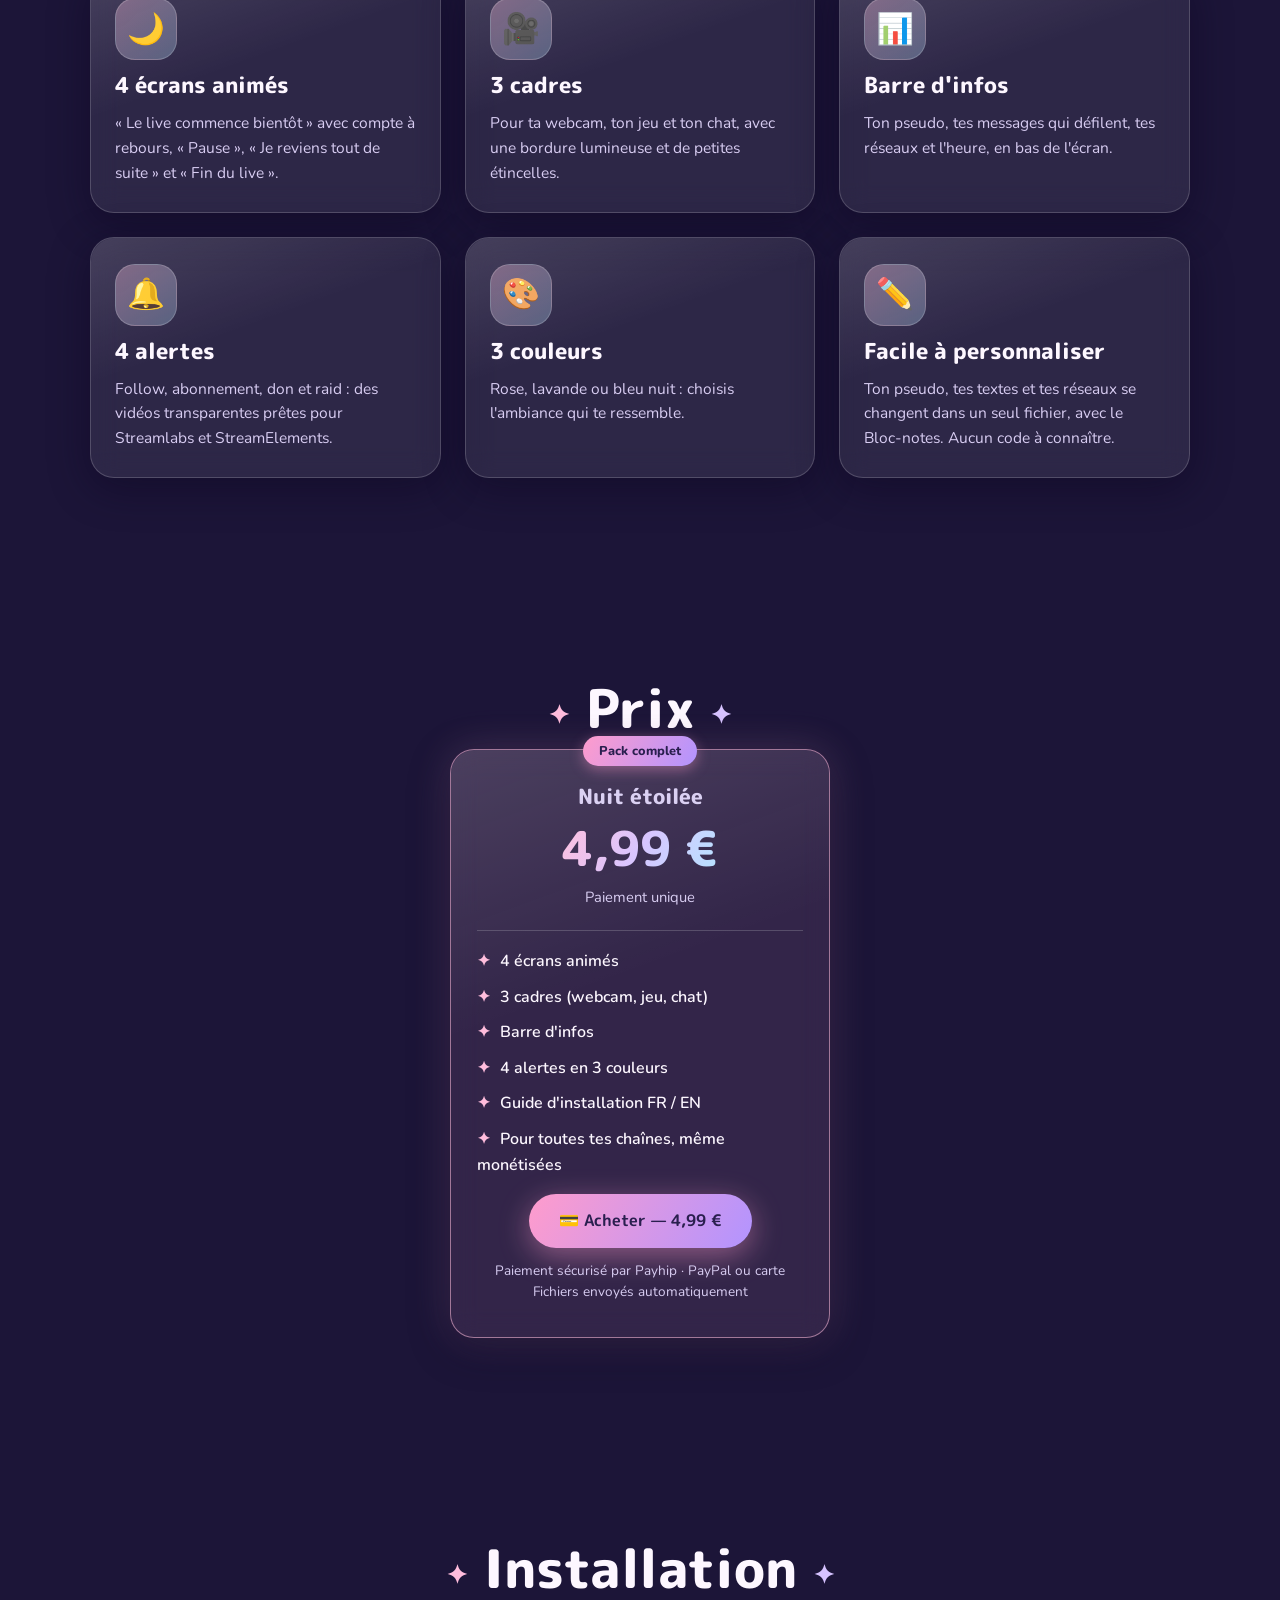
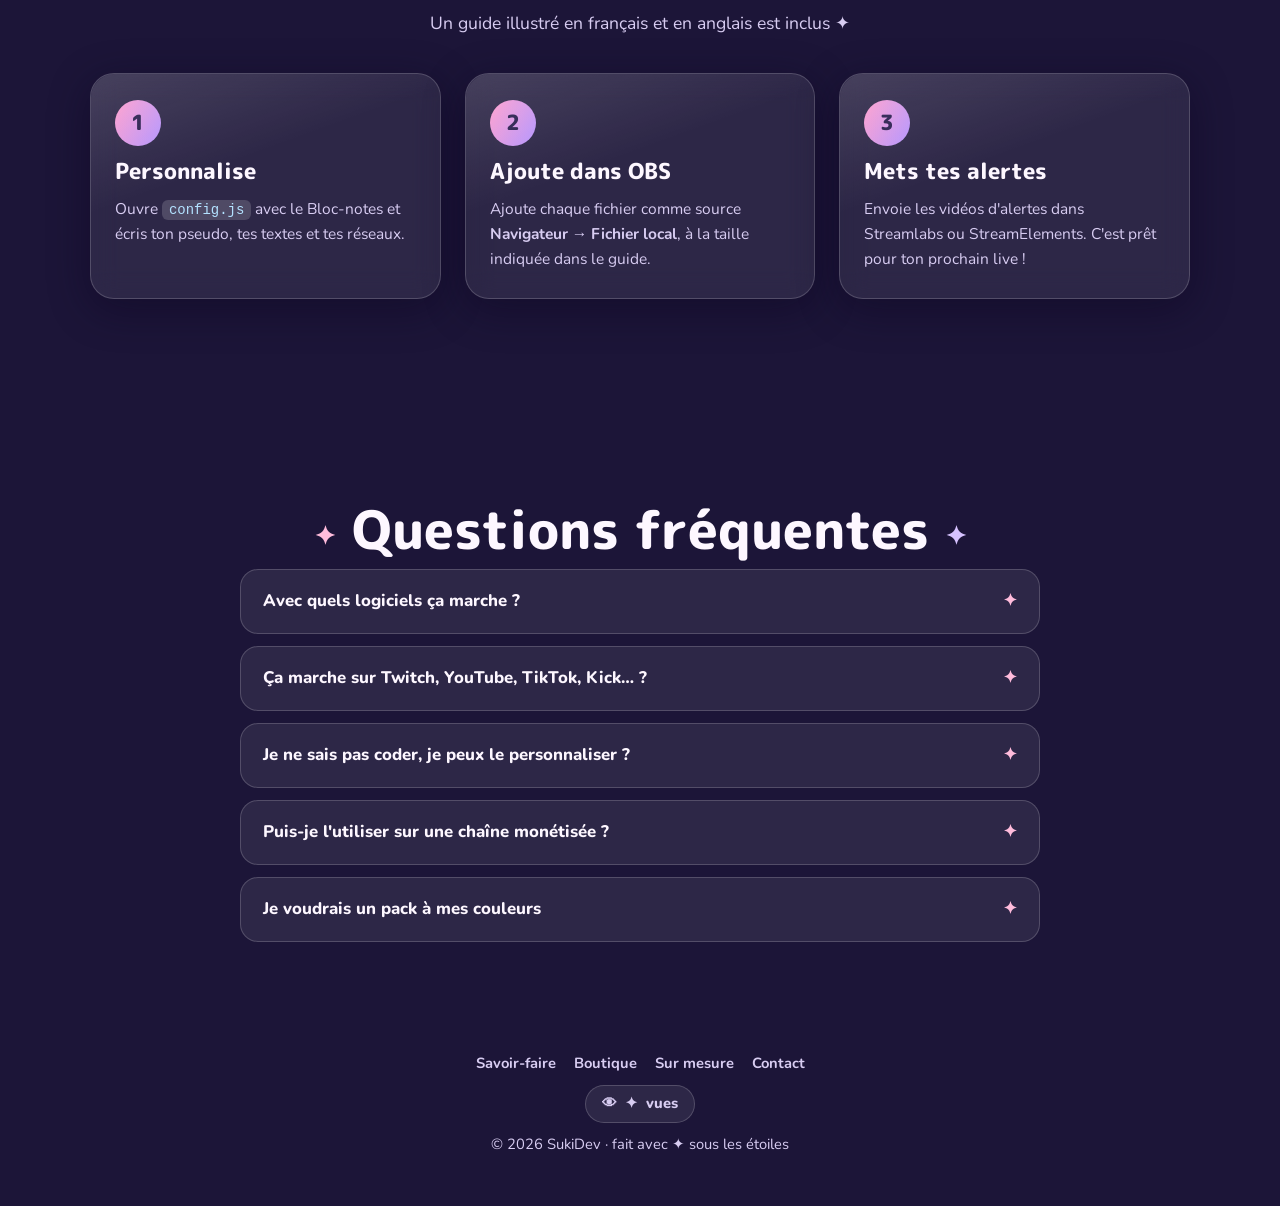
<file: produits/nuit-etoilee.html>
<!-- produits/nuit-etoilee.html -->
<!DOCTYPE html>
<html lang="fr">
<head>
    <meta charset="UTF-8">
    <meta name="viewport" content="width=device-width, initial-scale=1.0">
    <title>Nuit étoilée — Pack d'overlays animés pour stream · SukiDev</title>
    <meta name="description" content="Nuit étoilée : un pack d'overlays animés pour ton live (écrans, cadres, barre d'infos, alertes) pour OBS et Streamlabs. 4,99 €.">
    <meta name="theme-color" content="#1c1538">
    <meta property="og:title" content="Nuit étoilée — Pack d'overlays animés pour stream · SukiDev">
    <meta property="og:description" content="4 écrans, 3 cadres, une barre d'infos et 4 alertes animés, en 3 couleurs. Pour OBS & Streamlabs · 4,99 € ✦">
    <meta property="og:type" content="product">

    <link rel="icon" href="../assets/images/logo/favicon.svg" type="image/svg+xml">
    <link rel="stylesheet" href="../assets/css/style.css">

    <!-- Bouton de paiement Payhip (la fenêtre de paiement s'ouvre sur la page) -->
    <script src="https://payhip.com/payhip.js"></script>
</head>
<body data-racine="../">

    <div class="ciel" aria-hidden="true"></div>
    <div class="lune" aria-hidden="true"></div>

    <!-- ===== MENU ===== -->
    <header class="header">
        <nav class="nav">
            <a href="../index.html" class="nav-logo degrade">SukiDev</a>
            <button class="burger" type="button" aria-label="Ouvrir le menu" aria-expanded="false"><span></span></button>
            <ul class="nav-liens">
                <li><a href="../index.html">Accueil</a></li>
                <li><a href="../index.html#savoir-faire">Savoir-faire</a></li>
                <li><a href="../index.html#boutique" class="actif">Boutique</a></li>
                <li><a href="../index.html#sur-mesure">Sur mesure</a></li>
                <li><a href="../index.html#contact">Contact</a></li>
            </ul>
        </nav>
    </header>

    <main>

        <!-- ===== PRÉSENTATION ===== -->
        <section id="haut" class="section">
            <div class="conteneur" style="display:flex;flex-direction:column">
                <a href="../index.html#boutique" class="retour">← Retour à la boutique</a>
                <div class="produit-hero">
                    <div>
                        <p class="pastille">🎥 Overlays de stream · OBS & Streamlabs</p>
                        <h1>Nuit étoilée</h1>
                        <p class="hero-texte">Des overlays animés, <span class="degrade">doux et élégants</span>, pour ton live.</p>
                        <div class="boutons">
                            <a href="https://payhip.com/b/Xwr5F" class="payhip-buy-button bouton bouton-plein" data-theme="none" data-product="Xwr5F">💳 Acheter — 4,99 €</a>
                            <a href="#images" class="bouton bouton-verre">👀 Voir les images</a>
                        </div>
                        <ul class="pastilles">
                            <li>🌙 4 écrans</li><li>🎥 3 cadres</li><li>📊 Barre d'infos</li><li>🔔 4 alertes</li><li>🎨 3 couleurs</li>
                        </ul>
                    </div>
                    <div class="produit-couverture">
                        <img src="../assets/images/produits/nuit-etoilee/couverture.webp" alt="Aperçu du pack Nuit étoilée">
                    </div>
                </div>
            </div>
        </section>

        <!-- ===== EN IMAGES (clic = agrandir) ===== -->
        <section id="images" class="section">
            <div class="conteneur">
                <h2 class="titre-etoile reveal">En images</h2>
                <p class="section-intro reveal" style="margin-inline:auto">Clique sur une image pour l'agrandir ✦</p>
                <div class="galerie">
                    <button type="button"><img src="../assets/images/produits/nuit-etoilee/ecrans.webp" alt="Les 4 écrans animés" loading="lazy"></button>
                    <button type="button"><img src="../assets/images/produits/nuit-etoilee/en-live.webp" alt="Une scène de live complète" loading="lazy"></button>
                    <button type="button"><img src="../assets/images/produits/nuit-etoilee/alertes.webp" alt="Les 4 alertes" loading="lazy"></button>
                    <button type="button"><img src="../assets/images/produits/nuit-etoilee/couleurs.webp" alt="Les 3 couleurs" loading="lazy"></button>
                    <button type="button"><img src="../assets/images/produits/nuit-etoilee/personnalisation.webp" alt="Personnalisation avec config.js" loading="lazy"></button>
                    <button type="button"><img src="../assets/images/produits/nuit-etoilee/contenu.webp" alt="Contenu du pack et compatibilité" loading="lazy"></button>
                </div>
            </div>
        </section>

        <section id="contenu" class="section">
            <div class="conteneur">
                <h2 class="titre-etoile reveal">Dans le pack</h2>
                <p class="section-intro reveal" style="margin-inline:auto">Tout est animé : étoiles qui scintillent, étoiles filantes, lune qui flotte ✦</p>
                <div class="grille">
                    <article class="carte reveal">
                        <div class="carte-icone">🌙</div>
                        <h3>4 écrans animés</h3>
                        <p>« Le live commence bientôt » avec compte à rebours, « Pause », « Je reviens tout de suite » et « Fin du live ».</p>
                    </article>
                    <article class="carte reveal">
                        <div class="carte-icone">🎥</div>
                        <h3>3 cadres</h3>
                        <p>Pour ta webcam, ton jeu et ton chat, avec une bordure lumineuse et de petites étincelles.</p>
                    </article>
                    <article class="carte reveal">
                        <div class="carte-icone">📊</div>
                        <h3>Barre d'infos</h3>
                        <p>Ton pseudo, tes messages qui défilent, tes réseaux et l'heure, en bas de l'écran.</p>
                    </article>
                    <article class="carte reveal">
                        <div class="carte-icone">🔔</div>
                        <h3>4 alertes</h3>
                        <p>Follow, abonnement, don et raid : des vidéos transparentes prêtes pour Streamlabs et StreamElements.</p>
                    </article>
                    <article class="carte reveal">
                        <div class="carte-icone">🎨</div>
                        <h3>3 couleurs</h3>
                        <p>Rose, lavande ou bleu nuit : choisis l'ambiance qui te ressemble.</p>
                    </article>
                    <article class="carte reveal">
                        <div class="carte-icone">✏️</div>
                        <h3>Facile à personnaliser</h3>
                        <p>Ton pseudo, tes textes et tes réseaux se changent dans un seul fichier, avec le Bloc-notes. Aucun code à connaître.</p>
                    </article>
                </div>
            </div>
        </section>

        <!-- ===== TARIF ===== -->
        <section id="tarifs" class="section">
            <div class="conteneur">
                <h2 class="titre-etoile reveal">Prix</h2>
                <div class="grille-tarifs">
                    <article class="carte carte-prix populaire reveal">
                        <span class="badge-populaire">Pack complet</span>
                        <h3>Nuit étoilée</h3>
                        <p class="prix">4,99 €</p>
                        <p class="prix-detail">Paiement unique</p>
                        <ul class="prix-liste">
                            <li>4 écrans animés</li>
                            <li>3 cadres (webcam, jeu, chat)</li>
                            <li>Barre d'infos</li>
                            <li>4 alertes en 3 couleurs</li>
                            <li>Guide d'installation FR / EN</li>
                            <li>Pour toutes tes chaînes, même monétisées</li>
                        </ul>
                        <a href="https://payhip.com/b/Xwr5F" class="payhip-buy-button bouton bouton-plein" data-theme="none" data-product="Xwr5F">💳 Acheter — 4,99 €</a>
                        <p class="note-paiement">Paiement sécurisé par Payhip · PayPal ou carte<br>Fichiers envoyés automatiquement</p>
                    </article>
                </div>
            </div>
        </section>

        <section id="installation" class="section">
            <div class="conteneur">
                <h2 class="titre-etoile reveal">Installation</h2>
                <p class="section-intro reveal" style="margin-inline:auto">Un guide illustré en français et en anglais est inclus ✦</p>
                <div class="grille">
                    <article class="carte reveal">
                        <div class="numero-etape">1</div>
                        <h3>Personnalise</h3>
                        <p>Ouvre <code>config.js</code> avec le Bloc-notes et écris ton pseudo, tes textes et tes réseaux.</p>
                    </article>
                    <article class="carte reveal">
                        <div class="numero-etape">2</div>
                        <h3>Ajoute dans OBS</h3>
                        <p>Ajoute chaque fichier comme source <b>Navigateur</b> → <b>Fichier local</b>, à la taille indiquée dans le guide.</p>
                    </article>
                    <article class="carte reveal">
                        <div class="numero-etape">3</div>
                        <h3>Mets tes alertes</h3>
                        <p>Envoie les vidéos d'alertes dans Streamlabs ou StreamElements. C'est prêt pour ton prochain live !</p>
                    </article>
                </div>
            </div>
        </section>

        <!-- ===== QUESTIONS FRÉQUENTES ===== -->
        <section id="faq" class="section">
            <h2 class="titre-etoile reveal">Questions fréquentes</h2>
            <div class="faq reveal">
                <details>
                    <summary>Avec quels logiciels ça marche ?</summary>
                    <p>Avec OBS Studio et Streamlabs Desktop (sources « Navigateur »). Les alertes s'utilisent avec Streamlabs ou StreamElements.</p>
                </details>
                <details>
                    <summary>Ça marche sur Twitch, YouTube, TikTok, Kick… ?</summary>
                    <p>Oui : les overlays s'affichent dans ton logiciel de stream, donc ils fonctionnent sur toutes les plateformes.</p>
                </details>
                <details>
                    <summary>Je ne sais pas coder, je peux le personnaliser ?</summary>
                    <p>Oui ! Tout se change dans un seul fichier, <code>config.js</code>, avec le Bloc-notes : il suffit de remplacer les textes entre guillemets. Le guide explique tout.</p>
                </details>
                <details>
                    <summary>Puis-je l'utiliser sur une chaîne monétisée ?</summary>
                    <p>Oui, sur toutes tes chaînes, même monétisées. En revanche, la revente et le partage des fichiers sont interdits.</p>
                </details>
                <details>
                    <summary>Je voudrais un pack à mes couleurs</summary>
                    <p>C'est possible en sur mesure : écris-moi sur Discord (<b>souksouk13</b>) ou par e-mail (<b>sukidev.contact@gmail.com</b>) ✦</p>
                </details>
            </div>
        </section>

    </main>

    <!-- ===== PIED DE PAGE ===== -->
    <footer class="footer">
        <nav class="footer-liens">
            <a href="../index.html#savoir-faire">Savoir-faire</a>
            <a href="../index.html#boutique">Boutique</a>
            <a href="../index.html#sur-mesure">Sur mesure</a>
            <a href="../index.html#contact">Contact</a>
        </nav>
        <p class="compteur-vues" title="Nombre de visites du site"><span aria-hidden="true">👁</span><span id="nombre-vues">✦</span> vues</p>
        <p>© 2026 SukiDev · fait avec ✦ sous les étoiles</p>
    </footer>

    <a href="#haut" class="remonter" aria-label="Remonter en haut de la page"><span></span></a>

    <script src="../assets/js/main.js"></script>
</body>
</html>
</file>
<file: assets/css/style.css>
/* assets/css/style.css */

/* ===================================================
   SukiDev — feuille de style unique du site
   ---------------------------------------------------
    1. Polices et couleurs
    2. Base
    3. Ciel étoilé et lune
    4. Menu (+ menu burger sur téléphone)
    5. Sections et titres
    6. Boutons
    7. Cartes (base commune)
    8. Accueil
    9. Savoir-faire
   10. Boutique (filtres + cartes produits)
   11. Sur mesure (onglets + tarifs)
   12. Contact
   13. Pages produits
   14. Galerie + visionneuse d'images
   15. Pied de page, compteur, bouton « remonter »
   16. Animations
   17. Téléphone
   =================================================== */


/* ========== 1. POLICES ET COULEURS ========== */

@import url("https://fonts.googleapis.com/css2?family=M+PLUS+Rounded+1c:wght@500;700;800&family=Nunito:wght@400;600;700;800&display=swap");

:root {
    /* Ciel */
    --nuit-1: #1c1538;
    --nuit-2: #352866;
    --nuit-3: #6b4f97;
    --nuit-4: #c98fb7;

    /* Pastels */
    --rose: #ffbcdc;
    --lavande: #d6c2ff;
    --ciel: #b3e2ff;
    --peche: #ffd8bf;
    --menthe: #bff5e8;

    /* Textes */
    --texte: #fdf7ff;
    --texte-doux: #d8cdf2;
    --texte-fonce: #2a1f4f;

    /* Verre */
    --verre: rgba(255, 255, 255, 0.08);
    --verre-fort: rgba(255, 255, 255, 0.16);
    --bordure: rgba(255, 255, 255, 0.18);
    --fond-carte: rgba(28, 21, 56, 0.45);

    --degrade-titre: linear-gradient(120deg, var(--rose), var(--lavande), var(--ciel));
    --degrade-bouton: linear-gradient(120deg, #ff9ccc, #b294ff);
    --ombre: 0 10px 40px rgba(10, 5, 30, 0.45);
    --lueur: 0 0 30px rgba(214, 194, 255, 0.35);

    --police-titre: "M PLUS Rounded 1c", sans-serif;
    --police-texte: "Nunito", sans-serif;

    --arrondi: 24px;
    --largeur: 1100px;
    --courbe: cubic-bezier(0.2, 0.8, 0.2, 1);
}


/* ========== 2. BASE ========== */

*, *::before, *::after { margin: 0; padding: 0; box-sizing: border-box; }

html { scroll-behavior: smooth; background: var(--nuit-1); scroll-padding-top: 90px; }

body {
    font-family: var(--police-texte);
    color: var(--texte);
    line-height: 1.6;
    min-height: 100vh;
    overflow-x: hidden;
    background: var(--nuit-1);
}

main, .footer { position: relative; z-index: 2; }

a { color: inherit; text-decoration: none; }
ul { list-style: none; }
img { display: block; max-width: 100%; }
button { font: inherit; color: inherit; border: none; background: none; cursor: pointer; }

code {
    font-family: Consolas, monospace;
    font-size: 0.9em;
    padding: 2px 7px;
    border-radius: 6px;
    background: var(--verre-fort);
    color: var(--ciel);
}

/* Texte lu uniquement par les lecteurs d'écran */
.sr-only {
    position: absolute; width: 1px; height: 1px; overflow: hidden;
    clip: rect(0 0 0 0); white-space: nowrap;
}

/* Texte en dégradé pastel */
.degrade {
    background: var(--degrade-titre);
    -webkit-background-clip: text;
    background-clip: text;
    color: transparent;
}


/* ========== 3. CIEL ÉTOILÉ ET LUNE ========== */

.ciel {
    position: fixed; inset: 0; z-index: 0;
    overflow: hidden; pointer-events: none;
    background: linear-gradient(180deg, var(--nuit-1) 0%, var(--nuit-2) 40%, var(--nuit-3) 75%, var(--nuit-4) 100%);
}

/* Lueur rose de l'horizon */
.ciel::after {
    content: "";
    position: absolute; left: -10%; right: -10%; bottom: -30%; height: 60%;
    background: radial-gradient(ellipse at center, rgba(255, 188, 220, 0.35), transparent 70%);
}

.etoile {
    position: absolute;
    border-radius: 50%;
    background: #fff;
    box-shadow: 0 0 6px rgba(255, 255, 255, 0.9);
    animation: scintille-etoile var(--duree, 3s) ease-in-out infinite;
    animation-delay: var(--delai, 0s);
}

.etoile-filante {
    position: absolute;
    width: 120px; height: 2px;
    border-radius: 999px;
    background: linear-gradient(90deg, rgba(255, 255, 255, 0.95), rgba(214, 194, 255, 0.6), transparent);
    transform: rotate(-35deg);
    animation: filer 1.4s ease-out forwards;
}

.lune {
    position: fixed; top: 13%; right: 9%; z-index: 1;
    width: 110px; height: 110px;
    border-radius: 50%;
    pointer-events: none;
    background: radial-gradient(circle at 35% 35%, #fffaf2, #ffe6f2 55%, #f3c9e3);
    box-shadow: 0 0 40px rgba(255, 220, 240, 0.6), 0 0 100px rgba(214, 194, 255, 0.4);
    animation: lune-brille 6s ease-in-out infinite;
}

.lune::before, .lune::after {
    content: "";
    position: absolute;
    border-radius: 50%;
    background: rgba(230, 170, 210, 0.35);
}
.lune::before { width: 22px; height: 22px; top: 30%; left: 55%; }
.lune::after { width: 14px; height: 14px; top: 60%; left: 30%; }


/* ========== 4. MENU ========== */

.header {
    position: fixed; top: 18px; left: 50%; z-index: 100;
    transform: translateX(-50%);
    width: calc(100% - 32px);
    max-width: 920px;
}

.nav {
    position: relative;
    display: flex; align-items: center; justify-content: space-between; gap: 16px;
    padding: 10px 14px 10px 28px;
    background: rgba(28, 21, 56, 0.55);
    backdrop-filter: blur(14px);
    -webkit-backdrop-filter: blur(14px);
    border: 1px solid var(--bordure);
    border-radius: 999px;
    box-shadow: var(--ombre);
}

.nav-logo {
    font-family: var(--police-titre);
    font-weight: 800;
    font-size: 1.4rem;
}

.nav-liens { display: flex; gap: 4px; }

.nav-liens a {
    display: block;
    font-weight: 700;
    font-size: 0.95rem;
    padding: 8px 16px;
    border-radius: 999px;
    color: var(--texte-doux);
    transition: background 0.3s, color 0.3s, transform 0.3s;
}

.nav-liens a:hover { background: var(--verre-fort); color: var(--rose); transform: translateY(-2px); }

/* Section en cours (géré par main.js) */
.nav-liens a.actif {
    color: var(--texte-fonce);
    background: var(--degrade-bouton);
    box-shadow: 0 4px 14px rgba(255, 156, 204, 0.35);
}

/* Bouton burger (visible uniquement sur téléphone) */
.burger {
    display: none;
    width: 44px; height: 44px;
    border-radius: 50%;
    background: var(--verre);
    border: 1px solid var(--bordure);
    position: relative;
}

.burger span, .burger span::before, .burger span::after {
    position: absolute; left: 50%;
    width: 18px; height: 2px;
    margin-left: -9px;
    border-radius: 2px;
    background: var(--texte);
    transition: transform 0.3s, opacity 0.3s;
}
.burger span { top: 50%; }
.burger span::before, .burger span::after { content: ""; left: 0; margin: 0; }
.burger span::before { top: -6px; }
.burger span::after { top: 6px; }

.nav.ouvert .burger span { background: transparent; }
.nav.ouvert .burger span::before { transform: translateY(6px) rotate(45deg); }
.nav.ouvert .burger span::after { transform: translateY(-6px) rotate(-45deg); }


/* ========== 5. SECTIONS ET TITRES ========== */

.section {
    display: flex; flex-direction: column; align-items: center;
    text-align: center;
    padding: 130px 24px 70px;
}

.conteneur { width: 100%; max-width: var(--largeur); margin: 0 auto; }

h1 {
    font-family: var(--police-titre);
    font-weight: 800;
    font-size: clamp(3.4rem, 12vw, 8rem);
    line-height: 1.05;
    background: var(--degrade-titre);
    -webkit-background-clip: text;
    background-clip: text;
    color: transparent;
    filter: drop-shadow(0 0 25px rgba(214, 194, 255, 0.45));
    animation: apparition 1.2s 0.3s var(--courbe) both;
}

h2 {
    font-family: var(--police-titre);
    font-weight: 800;
    font-size: clamp(2.1rem, 6vw, 3.3rem);
    line-height: 1.15;
    margin-bottom: 10px;
}

/* Petites étoiles de chaque côté des grands titres */
h2.titre-etoile::before, h2.titre-etoile::after {
    content: "✦";
    display: inline-block;
    font-size: 0.5em;
    color: var(--rose);
    vertical-align: middle;
    margin: 0 16px;
    animation: scintille 2.5s ease-in-out infinite;
}
h2.titre-etoile::after { color: var(--lavande); animation-delay: 1.2s; }

.section-intro {
    color: var(--texte-doux);
    font-size: 1.1rem;
    max-width: 620px;
    margin-bottom: 36px;
}

/* Petite étiquette au-dessus d'un titre */
.pastille {
    display: inline-block;
    font-weight: 700;
    font-size: 0.92rem;
    letter-spacing: 0.04em;
    color: var(--texte-doux);
    padding: 7px 18px;
    border-radius: 999px;
    background: var(--verre);
    backdrop-filter: blur(10px);
    -webkit-backdrop-filter: blur(10px);
    border: 1px solid var(--bordure);
}

.note-douce {
    font-weight: 700;
    font-size: 0.95rem;
    color: var(--peche);
    padding: 6px 18px;
    margin: -12px 0 36px;
    border-radius: 999px;
    background: rgba(255, 216, 191, 0.12);
    border: 1px solid rgba(255, 216, 191, 0.3);
}


/* ========== 6. BOUTONS ========== */

.boutons { display: flex; flex-wrap: wrap; justify-content: center; gap: 14px; }

.bouton {
    display: inline-flex; align-items: center; justify-content: center; gap: 8px;
    font-family: var(--police-titre);
    font-weight: 700;
    font-size: 1rem;
    padding: 14px 30px;
    border-radius: 999px;
    transition: transform 0.3s, box-shadow 0.3s, background 0.3s;
}

.bouton-plein {
    color: var(--texte-fonce);
    background: var(--degrade-bouton);
    box-shadow: 0 8px 30px rgba(255, 156, 204, 0.45);
}
.bouton-plein:hover { transform: translateY(-4px) scale(1.03); box-shadow: 0 14px 40px rgba(178, 148, 255, 0.6); }

.bouton-verre {
    background: var(--verre);
    backdrop-filter: blur(10px);
    -webkit-backdrop-filter: blur(10px);
    border: 1px solid var(--bordure);
}
.bouton-verre:hover { transform: translateY(-4px) scale(1.03); background: var(--verre-fort); box-shadow: var(--lueur); }

/* Bouton désactivé (ex : produit pas encore en vente) */
.bouton-inactif { opacity: 0.55; pointer-events: none; filter: grayscale(0.4); }


/* ========== 7. CARTES ========== */

.carte {
    position: relative;
    display: flex; flex-direction: column; gap: 12px;
    padding: 26px 24px;
    text-align: left;
    background: var(--verre);
    backdrop-filter: blur(14px);
    -webkit-backdrop-filter: blur(14px);
    border: 1px solid var(--bordure);
    border-radius: var(--arrondi);
    box-shadow: var(--ombre);
}

/* Reflet lumineux */
.carte::before {
    content: "";
    position: absolute; inset: 0;
    border-radius: inherit;
    background: linear-gradient(160deg, rgba(255, 255, 255, 0.12), transparent 40%);
    pointer-events: none;
}

.carte h3 { font-family: var(--police-titre); font-weight: 800; font-size: 1.35rem; line-height: 1.25; }
.carte p { color: var(--texte-doux); font-size: 0.97rem; }

.carte-icone {
    width: 62px; height: 62px;
    display: flex; align-items: center; justify-content: center;
    font-size: 1.9rem;
    border-radius: 20px;
    background: linear-gradient(135deg, rgba(255, 188, 220, 0.35), rgba(179, 226, 255, 0.3));
    border: 1px solid var(--bordure);
}

.pastilles { display: flex; flex-wrap: wrap; gap: 6px; }
.pastilles li {
    font-size: 0.8rem;
    font-weight: 700;
    padding: 4px 12px;
    border-radius: 999px;
    background: var(--verre-fort);
}

.etiquette {
    align-self: flex-start;
    font-size: 0.72rem;
    font-weight: 800;
    letter-spacing: 0.05em;
    text-transform: uppercase;
    padding: 3px 10px;
    border-radius: 999px;
    color: var(--peche);
    background: rgba(255, 216, 191, 0.15);
}

/* Carte « bientôt » en pointillés */
.carte-bientot { border-style: dashed; border-color: rgba(214, 194, 255, 0.45); }

.grille {
    width: 100%;
    display: grid;
    grid-template-columns: repeat(auto-fill, minmax(260px, 1fr));
    gap: 24px;
}


/* ========== 8. ACCUEIL ========== */

.hero { min-height: 100vh; justify-content: center; gap: 22px; }
.hero .pastille { animation: apparition 1s 0.1s var(--courbe) both; }

.hero-texte {
    font-family: var(--police-titre);
    font-weight: 700;
    font-size: clamp(1.2rem, 3.8vw, 1.8rem);
    animation: apparition 1s 0.6s var(--courbe) both;
}

.hero .boutons { margin-top: 6px; animation: apparition 1s 0.9s var(--courbe) both; }

/* Le mot qui change (main.js) */
.mot-change {
    display: inline-block;
    background: var(--degrade-titre);
    -webkit-background-clip: text;
    background-clip: text;
    color: transparent;
    transition: opacity 0.45s ease, transform 0.45s var(--courbe), filter 0.45s ease;
}
.mot-change.part { opacity: 0; transform: translateY(-22px); filter: blur(4px); }
.mot-change.arrive { opacity: 0; transform: translateY(22px); filter: blur(4px); transition: none; }

.fleche {
    margin-top: 36px;
    width: 44px; height: 44px;
    display: flex; align-items: center; justify-content: center;
    border-radius: 50%;
    background: var(--verre);
    border: 1px solid var(--bordure);
    animation: apparition 1s 1.3s both, rebond 2s 2.3s ease-in-out infinite;
}
.fleche span {
    width: 12px; height: 12px;
    border-right: 3px solid var(--lavande);
    border-bottom: 3px solid var(--lavande);
    transform: translateY(-3px) rotate(45deg);
    border-radius: 2px;
}


/* ========== 9. SAVOIR-FAIRE ========== */

.defilement {
    width: 100%;
    margin-top: 50px;
    overflow: hidden;
    -webkit-mask-image: linear-gradient(90deg, transparent, #000 12%, #000 88%, transparent);
    mask-image: linear-gradient(90deg, transparent, #000 12%, #000 88%, transparent);
}

.defilement-piste { display: flex; gap: 14px; width: max-content; animation: defiler 30s linear infinite; }
.defilement:hover .defilement-piste { animation-play-state: paused; }

.defilement-piste span {
    font-family: var(--police-titre);
    font-weight: 700;
    white-space: nowrap;
    padding: 10px 22px;
    border-radius: 999px;
    background: var(--verre);
    border: 1px solid var(--bordure);
}
.defilement-piste span:nth-child(2n) { color: var(--rose); }
.defilement-piste span:nth-child(3n) { color: var(--ciel); }


/* ========== 10. BOUTIQUE ========== */

/* Filtres (et onglets de « Sur mesure ») */
.filtres { display: flex; flex-wrap: wrap; justify-content: center; gap: 10px; margin-bottom: 36px; }

.filtre {
    display: inline-flex; align-items: center; gap: 8px;
    font-weight: 700;
    font-size: 0.95rem;
    padding: 10px 20px;
    border-radius: 999px;
    color: var(--texte-doux);
    background: var(--verre);
    border: 1px solid var(--bordure);
    transition: background 0.3s, color 0.3s, transform 0.3s, box-shadow 0.3s;
}
.filtre:hover { transform: translateY(-2px); color: var(--texte); background: var(--verre-fort); }
.filtre.actif {
    color: var(--texte-fonce);
    background: var(--degrade-bouton);
    border-color: transparent;
    box-shadow: 0 6px 20px rgba(255, 156, 204, 0.4);
}

/* Nombre de produits dans la catégorie */
.filtre .compte {
    font-size: 0.75rem;
    min-width: 22px;
    padding: 1px 7px;
    border-radius: 999px;
    background: rgba(255, 255, 255, 0.15);
}
.filtre.actif .compte { background: rgba(42, 31, 79, 0.15); }

.grille-produits {
    width: 100%;
    display: grid;
    grid-template-columns: repeat(auto-fit, minmax(290px, 350px));
    justify-content: center;
    gap: 26px;
}

.grille-produits.entree { animation: panneau-entre 0.55s var(--courbe); }

/* Carte produit : toute la carte est un lien */
.carte-produit {
    padding: 0;
    gap: 0;
    overflow: hidden;
    transition: transform 0.4s var(--courbe), box-shadow 0.4s, border-color 0.4s;
}
.carte-produit:hover {
    transform: translateY(-8px);
    border-color: rgba(255, 188, 220, 0.6);
    box-shadow: var(--ombre), 0 0 40px rgba(255, 188, 220, 0.25);
}

.produit-image { position: relative; aspect-ratio: 16 / 9; overflow: hidden; background: var(--nuit-2); }
.produit-image img { width: 100%; height: 100%; object-fit: cover; transition: transform 0.6s var(--courbe); }
.carte-produit:hover .produit-image img { transform: scale(1.05); }

.produit-badge {
    position: absolute; top: 12px; left: 12px;
    font-size: 0.78rem;
    font-weight: 800;
    padding: 4px 12px;
    border-radius: 999px;
    color: var(--texte-fonce);
    background: var(--degrade-bouton);
    box-shadow: 0 4px 14px rgba(0, 0, 0, 0.3);
}

.produit-corps { display: flex; flex-direction: column; gap: 10px; padding: 20px 22px 22px; flex-grow: 1; }
.produit-categorie { font-size: 0.8rem; font-weight: 800; letter-spacing: 0.05em; text-transform: uppercase; color: var(--lavande); }
.produit-corps p { flex-grow: 1; }

.produit-pied {
    display: flex; align-items: center; justify-content: space-between; gap: 10px;
    padding-top: 14px;
    border-top: 1px solid var(--bordure);
}
.produit-prix { font-family: var(--police-titre); font-weight: 800; font-size: 1.05rem; }
.produit-lien { font-weight: 800; color: var(--rose); white-space: nowrap; transition: transform 0.3s; }
.carte-produit:hover .produit-lien { transform: translateX(4px); }

/* Catégorie encore vide */
.boutique-vide {
    grid-column: 1 / -1;
    align-items: center;
    text-align: center;
    padding: 40px 24px;
}
.boutique-vide .cadeau { font-size: 3rem; animation: flotte 3s ease-in-out infinite; }


/* ========== 11. SUR MESURE ========== */

.panneau[hidden] { display: none; }
.panneau.entree { animation: panneau-entre 0.55s var(--courbe); }

.grille-prix {
    width: 100%;
    display: grid;
    grid-template-columns: repeat(auto-fit, minmax(260px, 310px));
    justify-content: center;
    gap: 24px;
}

.carte-prix { align-items: center; text-align: center; padding: 34px 26px; }
.carte-prix h3 { font-size: 1.3rem; color: var(--texte-doux); }

.carte .prix {
    font-family: var(--police-titre);
    font-weight: 800;
    font-size: 3rem;
    line-height: 1.1;
    background: var(--degrade-titre);
    -webkit-background-clip: text;
    background-clip: text;
    color: transparent;
}
.carte .prix.prix-petit { font-size: 2.1rem; }
.prix-apartir { display: block; font-size: 0.9rem; font-weight: 700; -webkit-text-fill-color: var(--texte-doux); }
.carte .prix-detail { font-size: 0.92rem; }

.prix-liste {
    width: 100%;
    display: flex; flex-direction: column; gap: 10px;
    margin: 8px 0 4px;
    padding-top: 18px;
    border-top: 1px solid var(--bordure);
    text-align: left;
    flex-grow: 1;
}
.prix-liste li { font-weight: 600; }
.prix-liste li::before { content: "✦"; color: var(--rose); margin-right: 10px; }

.carte-prix.populaire {
    border-color: rgba(255, 188, 220, 0.55);
    background: rgba(255, 188, 220, 0.1);
    box-shadow: var(--ombre), 0 0 40px rgba(255, 188, 220, 0.2);
}

.badge-populaire {
    position: absolute; top: -14px; left: 50%;
    transform: translateX(-50%);
    font-size: 0.8rem;
    font-weight: 800;
    white-space: nowrap;
    padding: 5px 16px;
    border-radius: 999px;
    color: var(--texte-fonce);
    background: var(--degrade-bouton);
    box-shadow: 0 4px 14px rgba(255, 156, 204, 0.4);
}

.commander { margin-top: 40px; display: flex; flex-direction: column; align-items: center; gap: 14px; }
.commander p { color: var(--texte-doux); font-weight: 700; }


/* ========== 12. CONTACT ========== */

.carte-contact { width: 100%; max-width: 560px; gap: 16px; padding: 30px; }

.contact-ligne {
    display: flex; align-items: center; gap: 16px;
    padding: 14px 16px;
    border-radius: 18px;
    background: var(--verre);
    border: 1px solid var(--bordure);
}
.contact-ligne .carte-icone { width: 48px; height: 48px; font-size: 1.4rem; border-radius: 14px; flex: none; }
.contact-infos { display: flex; flex-direction: column; flex-grow: 1; min-width: 0; }
.contact-label { font-size: 0.8rem; font-weight: 800; letter-spacing: 0.05em; text-transform: uppercase; color: var(--texte-doux); }
.contact-valeur { font-weight: 800; font-size: 1.05rem; overflow-wrap: anywhere; }
a.contact-valeur:hover { color: var(--rose); }

.bouton-copier {
    position: relative;
    flex: none;
    font-weight: 800;
    font-size: 0.85rem;
    padding: 8px 16px;
    border-radius: 999px;
    background: var(--verre-fort);
    transition: background 0.3s;
}
.bouton-copier:hover { background: rgba(255, 188, 220, 0.3); }

.bulle-copie {
    position: absolute; bottom: calc(100% + 8px); left: 50%;
    transform: translate(-50%, 6px);
    white-space: nowrap;
    font-size: 0.8rem;
    padding: 4px 10px;
    border-radius: 999px;
    color: var(--texte-fonce);
    background: var(--degrade-bouton);
    opacity: 0;
    pointer-events: none;
    transition: opacity 0.3s, transform 0.3s;
}
.bouton-copier.copie .bulle-copie { opacity: 1; transform: translate(-50%, 0); }

.contact-plus { text-align: center; color: var(--texte-doux); font-weight: 700; margin-top: 4px; }


/* ========== 13. PAGES PRODUITS ========== */

.retour {
    align-self: flex-start;
    font-weight: 800;
    color: var(--texte-doux);
    padding: 8px 16px;
    border-radius: 999px;
    background: var(--verre);
    border: 1px solid var(--bordure);
    transition: color 0.3s, transform 0.3s;
}
.retour:hover { color: var(--rose); transform: translateX(-4px); }

.produit-hero {
    width: 100%;
    display: grid;
    grid-template-columns: 1fr 1.15fr;
    align-items: center;
    gap: 48px;
    text-align: left;
    margin-top: 24px;
}

.produit-hero h1 { font-size: clamp(3rem, 7vw, 5rem); }
.produit-hero .hero-texte { margin: 14px 0 22px; }
.produit-hero .boutons { justify-content: flex-start; }
.produit-hero .pastilles { margin-top: 20px; }

.produit-couverture {
    border-radius: var(--arrondi);
    overflow: hidden;
    border: 1px solid var(--bordure);
    box-shadow: var(--ombre), 0 0 60px rgba(214, 194, 255, 0.25);
    transform: rotate(1.5deg);
    transition: transform 0.5s var(--courbe);
    animation: apparition 1.2s 0.4s var(--courbe) both;
}
.produit-couverture:hover { transform: rotate(0) scale(1.02); }

/* Tarifs : 1 ou 2 cartes */
.grille-tarifs {
    width: 100%;
    display: grid;
    grid-template-columns: repeat(auto-fit, minmax(280px, 380px));
    justify-content: center;
    gap: 26px;
}
.note-paiement { font-size: 0.85rem !important; text-align: center; }

/* Étapes d'installation */
.etapes { counter-reset: etape; }
.numero-etape {
    width: 46px; height: 46px;
    display: grid; place-items: center;
    font-family: var(--police-titre);
    font-weight: 800;
    font-size: 1.3rem;
    border-radius: 50%;
    color: var(--texte-fonce);
    background: var(--degrade-bouton);
}

/* Questions fréquentes */
.faq { width: 100%; max-width: 800px; display: flex; flex-direction: column; gap: 12px; text-align: left; }

.faq details {
    border-radius: 18px;
    background: var(--verre);
    border: 1px solid var(--bordure);
    overflow: hidden;
}
.faq summary {
    cursor: pointer;
    list-style: none;
    font-weight: 800;
    font-size: 1.05rem;
    padding: 18px 22px;
    display: flex; justify-content: space-between; gap: 12px;
}
.faq summary::-webkit-details-marker { display: none; }
.faq summary::after { content: "✦"; color: var(--rose); transition: transform 0.3s; }
.faq details[open] summary::after { transform: rotate(45deg); }
.faq details p { padding: 0 22px 18px; color: var(--texte-doux); }


/* ========== 14. GALERIE + VISIONNEUSE ========== */

.galerie {
    width: 100%;
    display: grid;
    grid-template-columns: repeat(auto-fill, minmax(240px, 1fr));
    gap: 16px;
}

.galerie button {
    border-radius: 16px;
    overflow: hidden;
    border: 1px solid var(--bordure);
    box-shadow: var(--ombre);
    transition: transform 0.35s var(--courbe), border-color 0.35s;
}
.galerie button:hover { transform: translateY(-5px); border-color: rgba(255, 188, 220, 0.6); }
.galerie img { width: 100%; aspect-ratio: 16 / 9; object-fit: cover; }

.visionneuse {
    position: fixed; inset: 0; z-index: 200;
    display: flex; align-items: center; justify-content: center;
    padding: 70px 70px;
    background: rgba(14, 9, 32, 0.9);
    backdrop-filter: blur(8px);
    -webkit-backdrop-filter: blur(8px);
    opacity: 0;
    pointer-events: none;
    transition: opacity 0.3s;
}
.visionneuse.ouverte { opacity: 1; pointer-events: auto; }
.visionneuse img {
    max-width: 100%; max-height: 100%;
    border-radius: 16px;
    box-shadow: 0 20px 80px rgba(0, 0, 0, 0.6);
}

.visionneuse button {
    position: absolute;
    width: 52px; height: 52px;
    border-radius: 50%;
    font-size: 1.5rem;
    font-weight: 800;
    background: var(--verre-fort);
    border: 1px solid var(--bordure);
    transition: background 0.3s;
}
.visionneuse button:hover { background: rgba(255, 188, 220, 0.35); }
.visionneuse .fermer { top: 18px; right: 18px; }
.visionneuse .precedent { left: 10px; top: 50%; transform: translateY(-50%); }
.visionneuse .suivant { right: 10px; top: 50%; transform: translateY(-50%); }


/* ========== 15. PIED DE PAGE ========== */

.footer {
    display: flex; flex-direction: column; align-items: center; gap: 10px;
    padding: 40px 24px 50px;
    text-align: center;
    color: var(--texte-doux);
    font-size: 0.92rem;
}

.footer-liens { display: flex; flex-wrap: wrap; justify-content: center; gap: 6px 18px; font-weight: 700; }
.footer-liens a:hover { color: var(--rose); }

.compteur-vues {
    display: inline-flex; align-items: center; gap: 8px;
    font-weight: 800;
    padding: 6px 16px;
    border-radius: 999px;
    background: var(--verre);
    border: 1px solid var(--bordure);
    font-variant-numeric: tabular-nums;
}

.remonter {
    position: fixed; right: 22px; bottom: 22px; z-index: 50;
    width: 50px; height: 50px;
    display: flex; align-items: center; justify-content: center;
    border-radius: 50%;
    background: var(--degrade-bouton);
    box-shadow: 0 8px 26px rgba(255, 156, 204, 0.45);
    opacity: 0;
    transform: translateY(20px);
    pointer-events: none;
    transition: opacity 0.4s, transform 0.4s;
}
.remonter.visible { opacity: 1; transform: none; pointer-events: auto; }
.remonter span {
    width: 12px; height: 12px;
    border-left: 3px solid var(--texte-fonce);
    border-top: 3px solid var(--texte-fonce);
    transform: translateY(3px) rotate(45deg);
    border-radius: 2px;
}


/* ========== 16. ANIMATIONS ========== */

/* Apparition au défilement (main.js ajoute .visible) */
.reveal {
    opacity: 0;
    transform: translateY(40px);
    transition: opacity 0.9s var(--courbe), transform 0.9s var(--courbe);
    transition-delay: var(--delai-reveal, 0s);
}
.reveal.visible { opacity: 1; transform: none; }

@keyframes apparition { from { opacity: 0; transform: translateY(30px); filter: blur(8px); } }
@keyframes scintille-etoile { 0%, 100% { opacity: 0.25; transform: scale(0.8); } 50% { opacity: 1; transform: scale(1.2); } }
@keyframes scintille { 0%, 100% { opacity: 0.4; transform: scale(0.8) rotate(0); } 50% { opacity: 1; transform: scale(1.15) rotate(45deg); } }
@keyframes filer { from { opacity: 1; transform: rotate(-35deg) translateX(0); } to { opacity: 0; transform: rotate(-35deg) translateX(-420px); } }
@keyframes lune-brille { 0%, 100% { box-shadow: 0 0 40px rgba(255, 220, 240, 0.6), 0 0 100px rgba(214, 194, 255, 0.4); } 50% { box-shadow: 0 0 55px rgba(255, 220, 240, 0.8), 0 0 130px rgba(214, 194, 255, 0.55); } }
@keyframes rebond { 0%, 100% { transform: translateY(0); } 50% { transform: translateY(10px); } }
@keyframes defiler { to { transform: translateX(-50%); } }
@keyframes panneau-entre { from { opacity: 0; transform: translateY(20px); } }
@keyframes flotte { 0%, 100% { transform: translateY(0) rotate(-4deg); } 50% { transform: translateY(-10px) rotate(4deg); } }

/* Réglage « réduire les animations » de l'appareil */
@media (prefers-reduced-motion: reduce) {
    *, *::before, *::after { animation-duration: 0.01ms !important; animation-iteration-count: 1 !important; transition-duration: 0.01ms !important; }
    .reveal { opacity: 1; transform: none; }
    html { scroll-behavior: auto; }
}


/* ========== 17. TÉLÉPHONE ========== */

@media (max-width: 860px) {
    .produit-hero { grid-template-columns: 1fr; text-align: center; gap: 34px; }
    .produit-hero .boutons, .produit-hero .pastilles { justify-content: center; }
    .produit-couverture { transform: none; }
}

@media (max-width: 760px) {
    .burger { display: block; }

    .nav { padding: 8px 8px 8px 22px; border-radius: 28px; flex-wrap: wrap; }

    /* Le menu se déplie sous la barre */
    .nav-liens {
        width: 100%;
        flex-direction: column;
        gap: 4px;
        max-height: 0;
        overflow: hidden;
        transition: max-height 0.4s var(--courbe), padding 0.4s;
    }
    .nav.ouvert .nav-liens { max-height: 360px; padding: 6px 4px 10px; }
    .nav-liens a { padding: 12px 16px; font-size: 1.05rem; }

    .lune { width: 70px; height: 70px; top: 11%; right: 6%; }
    .section { padding: 110px 16px 56px; }
    h2.titre-etoile::before, h2.titre-etoile::after { margin: 0 8px; }
    .grille-produits, .grille { grid-template-columns: 1fr; }
    .visionneuse { padding: 70px 12px; }
    .visionneuse .precedent, .visionneuse .suivant { top: auto; bottom: 14px; transform: none; }
    .visionneuse .precedent { left: calc(50% - 64px); }
    .visionneuse .suivant { right: calc(50% - 64px); }
    .contact-ligne { flex-wrap: wrap; }
}
</file>
